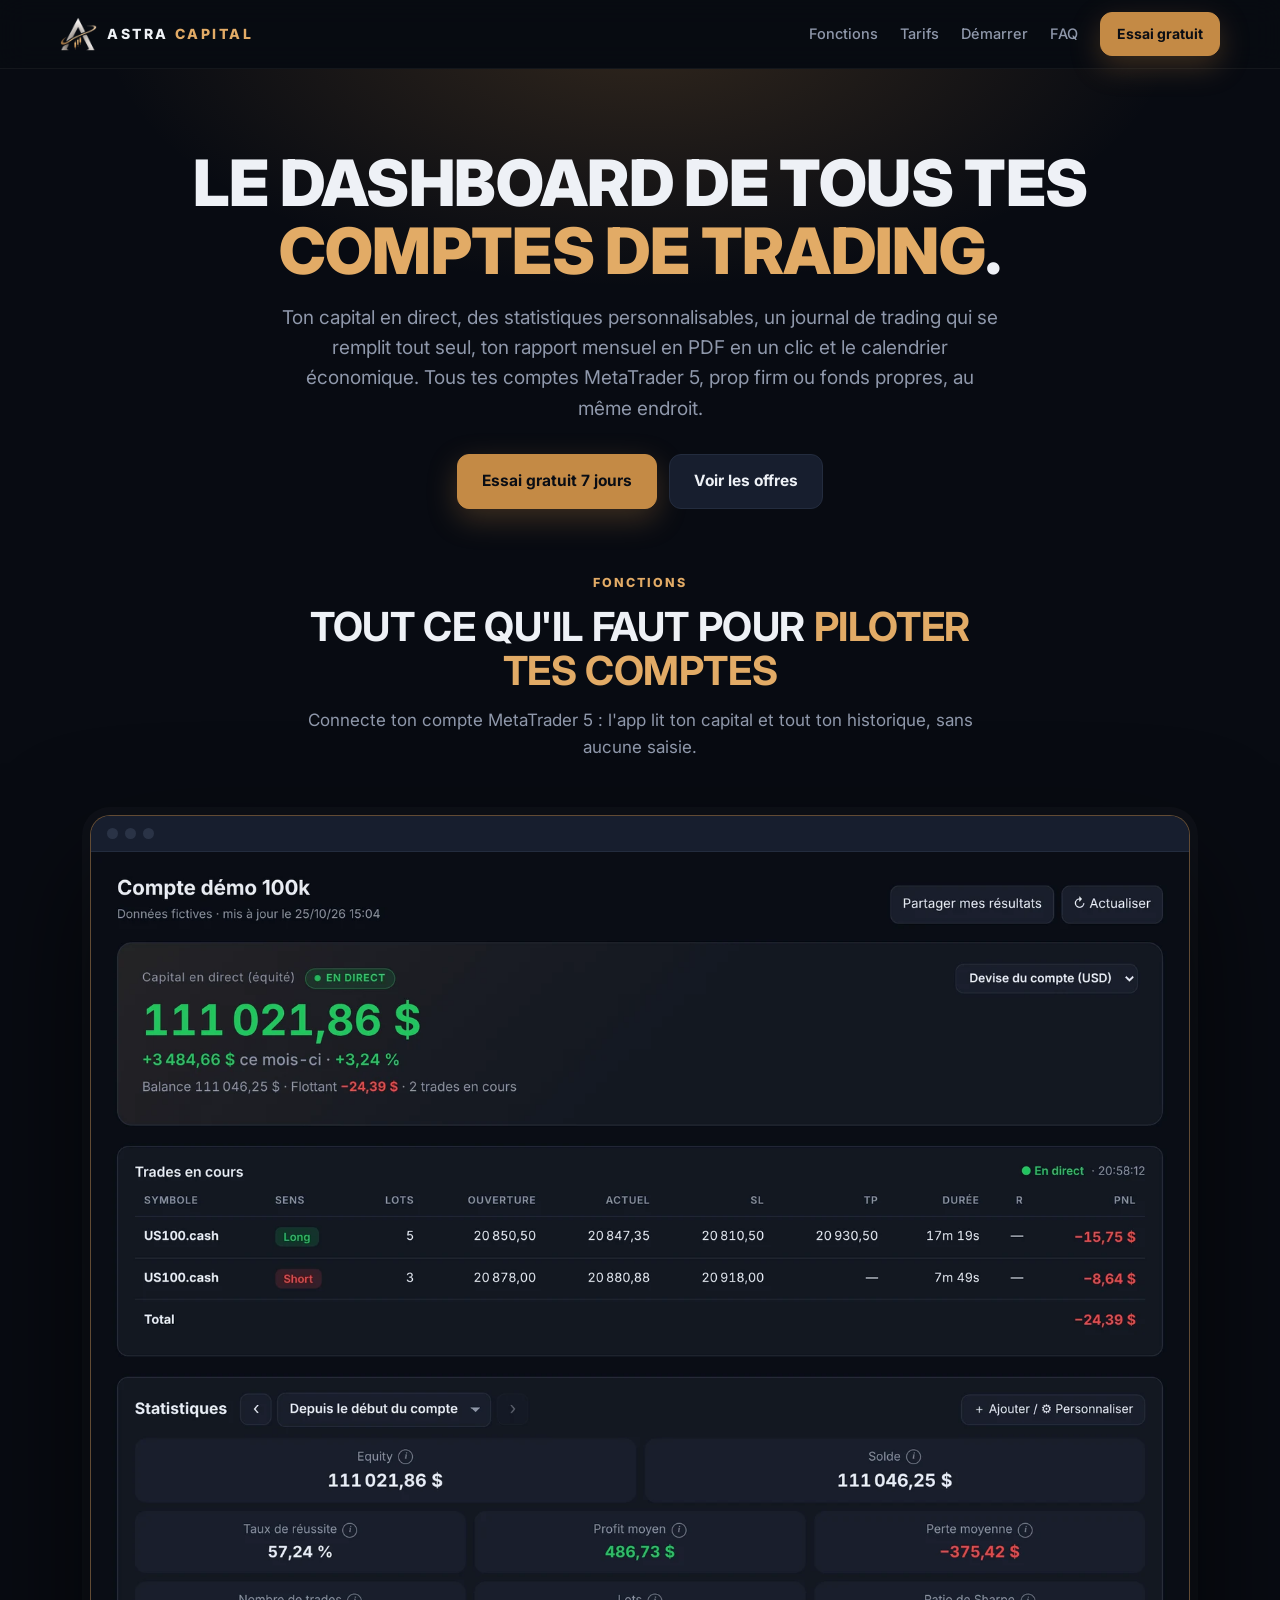
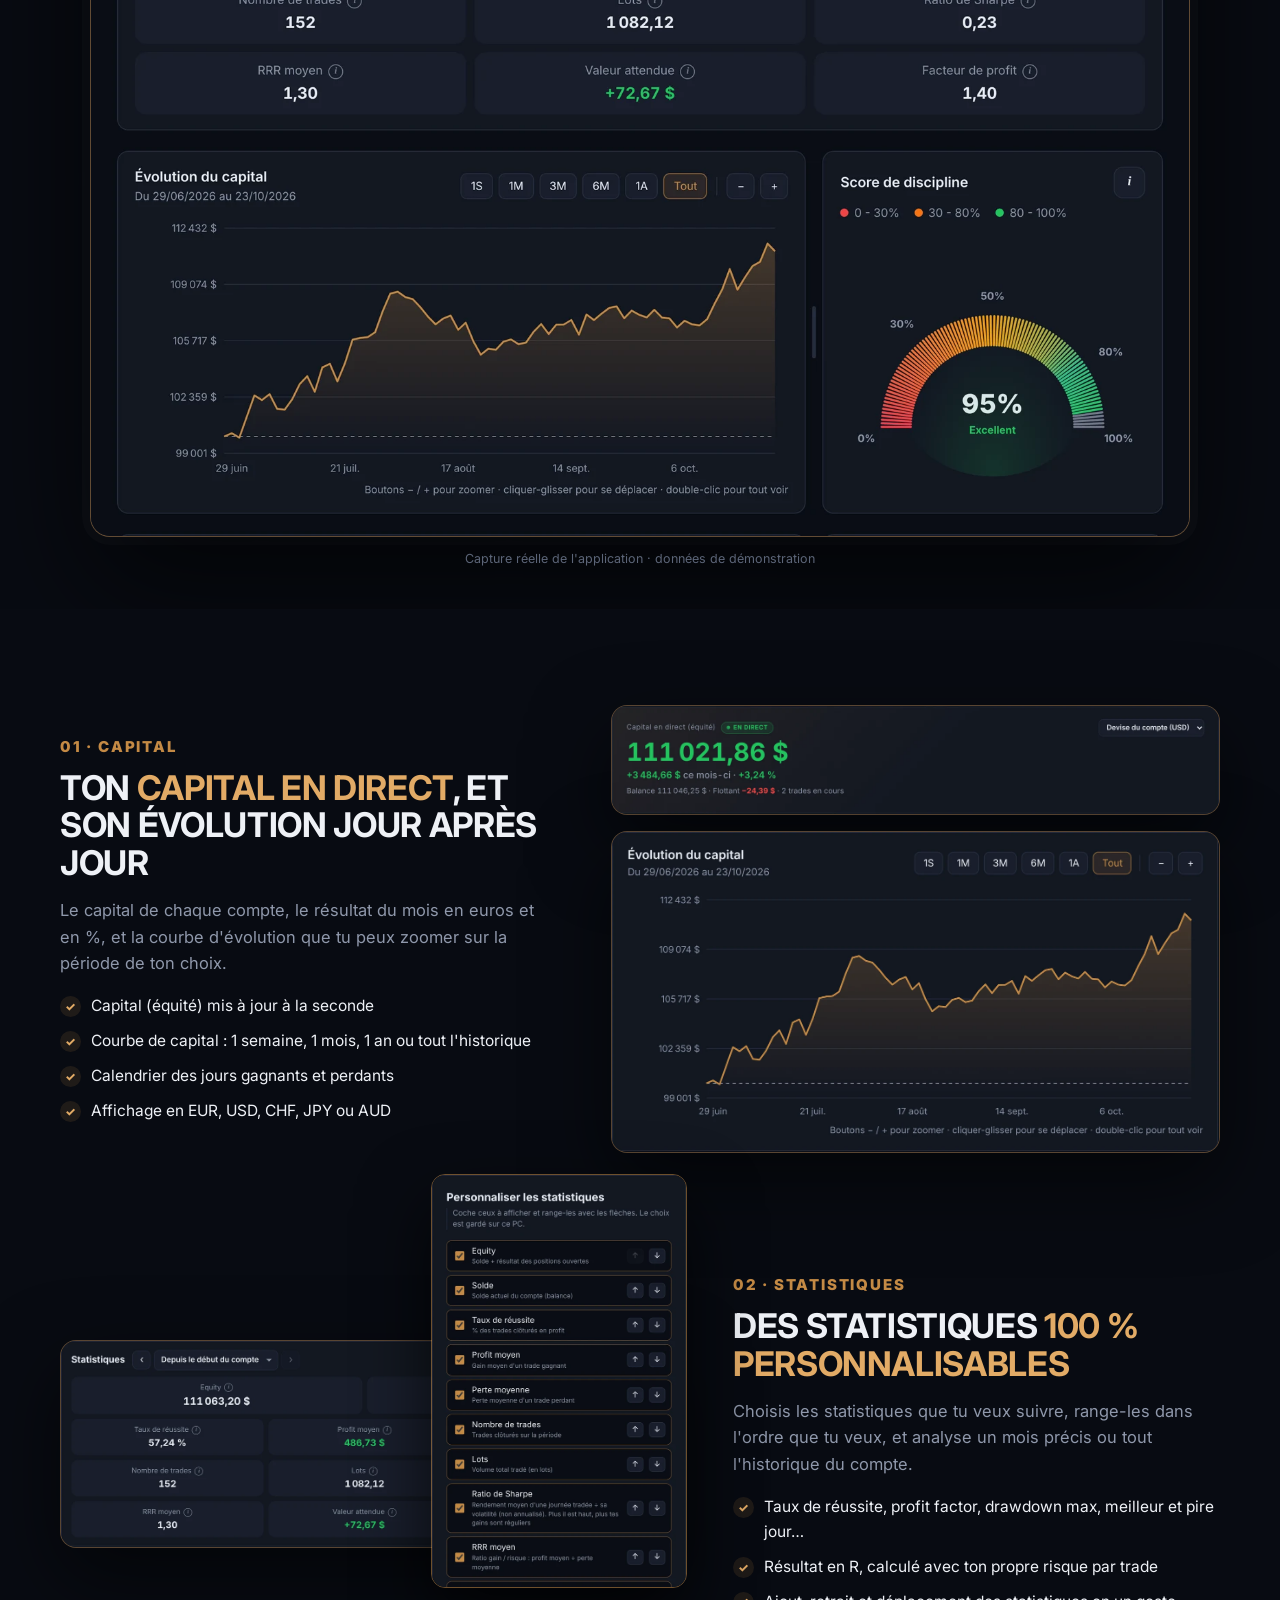
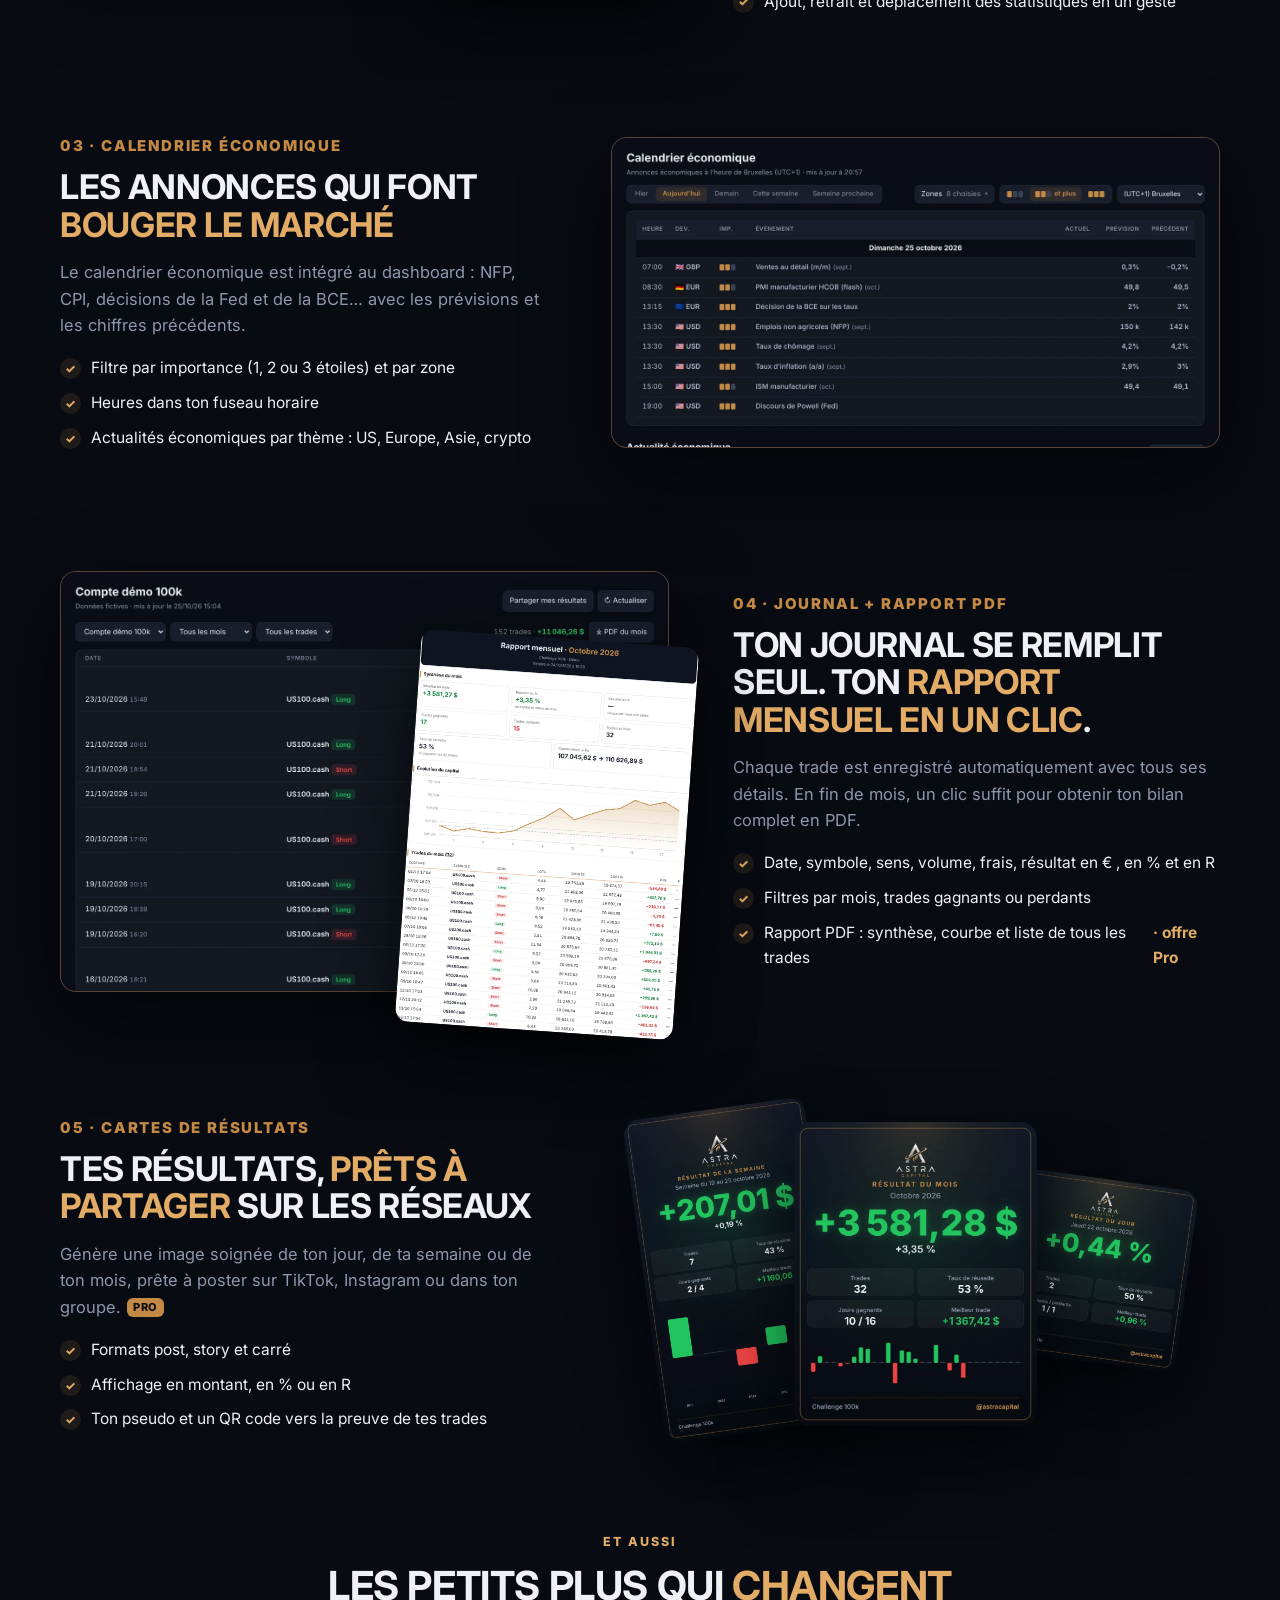
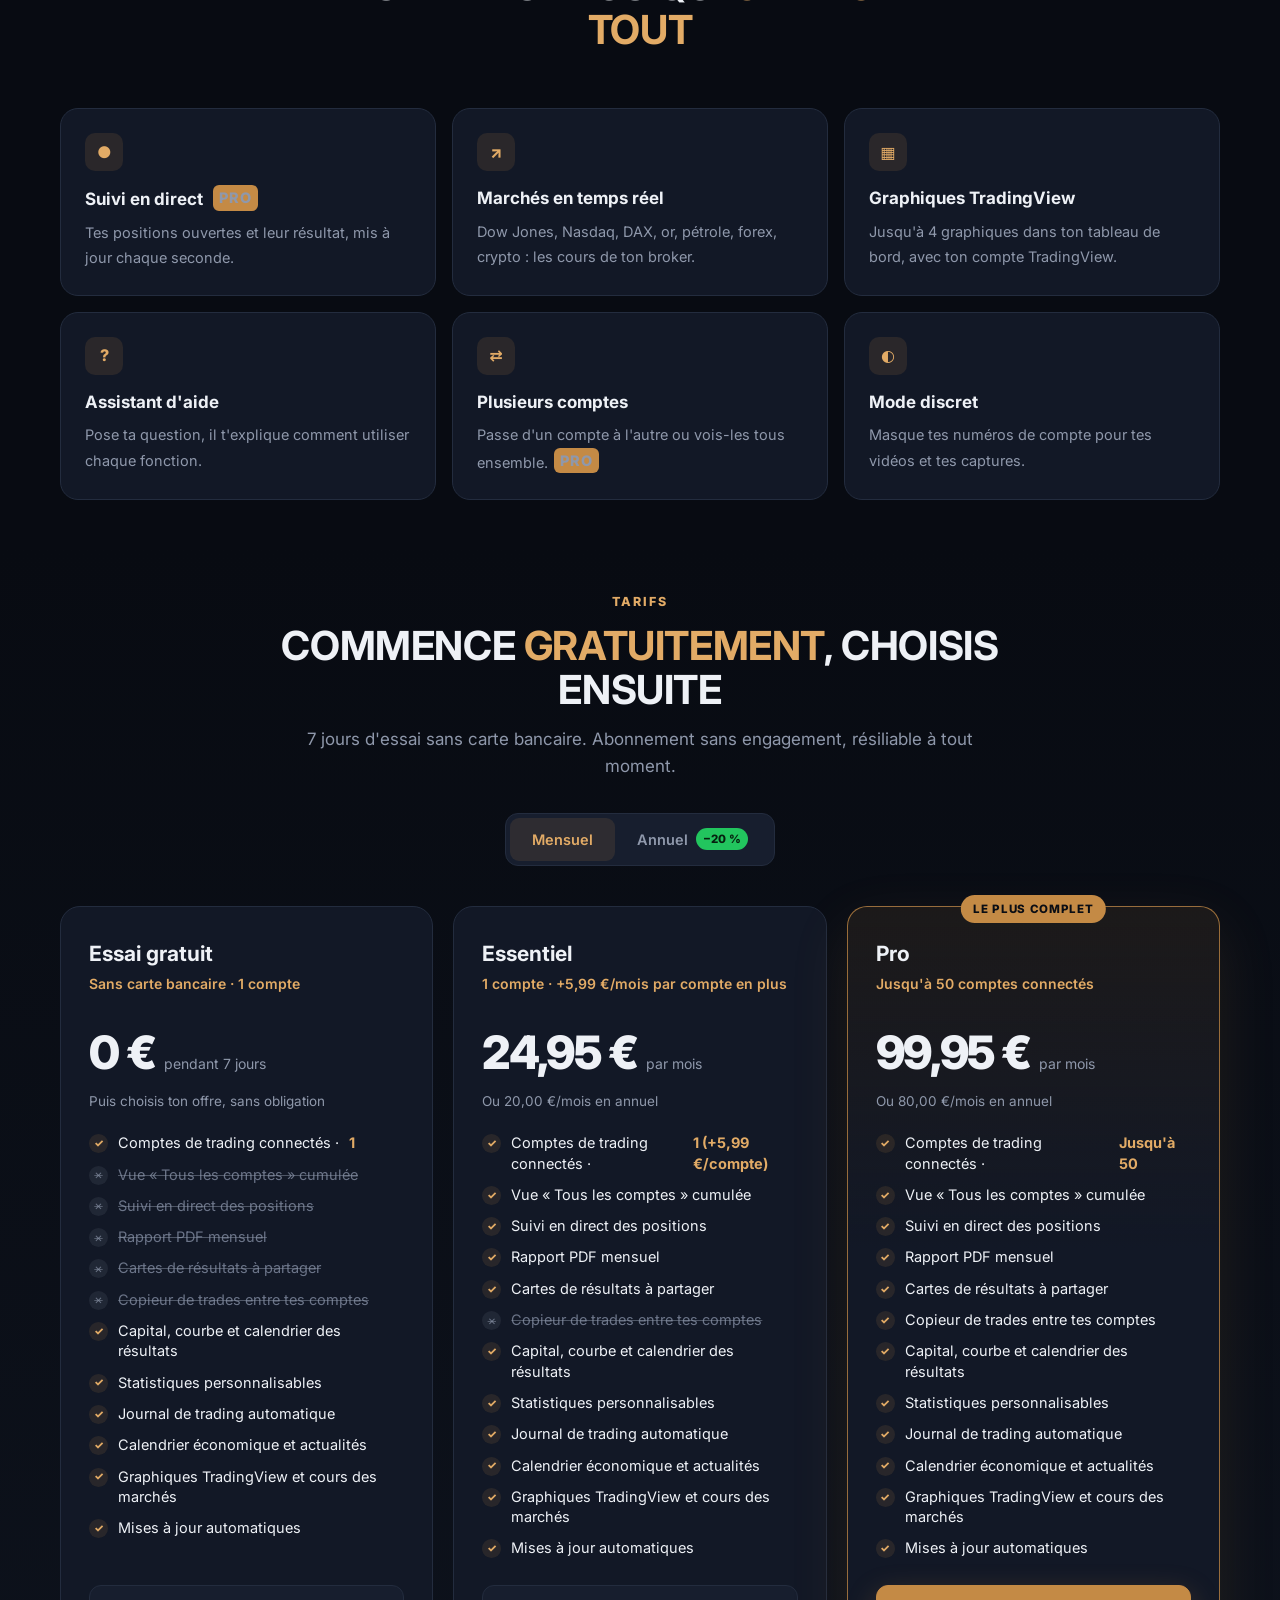
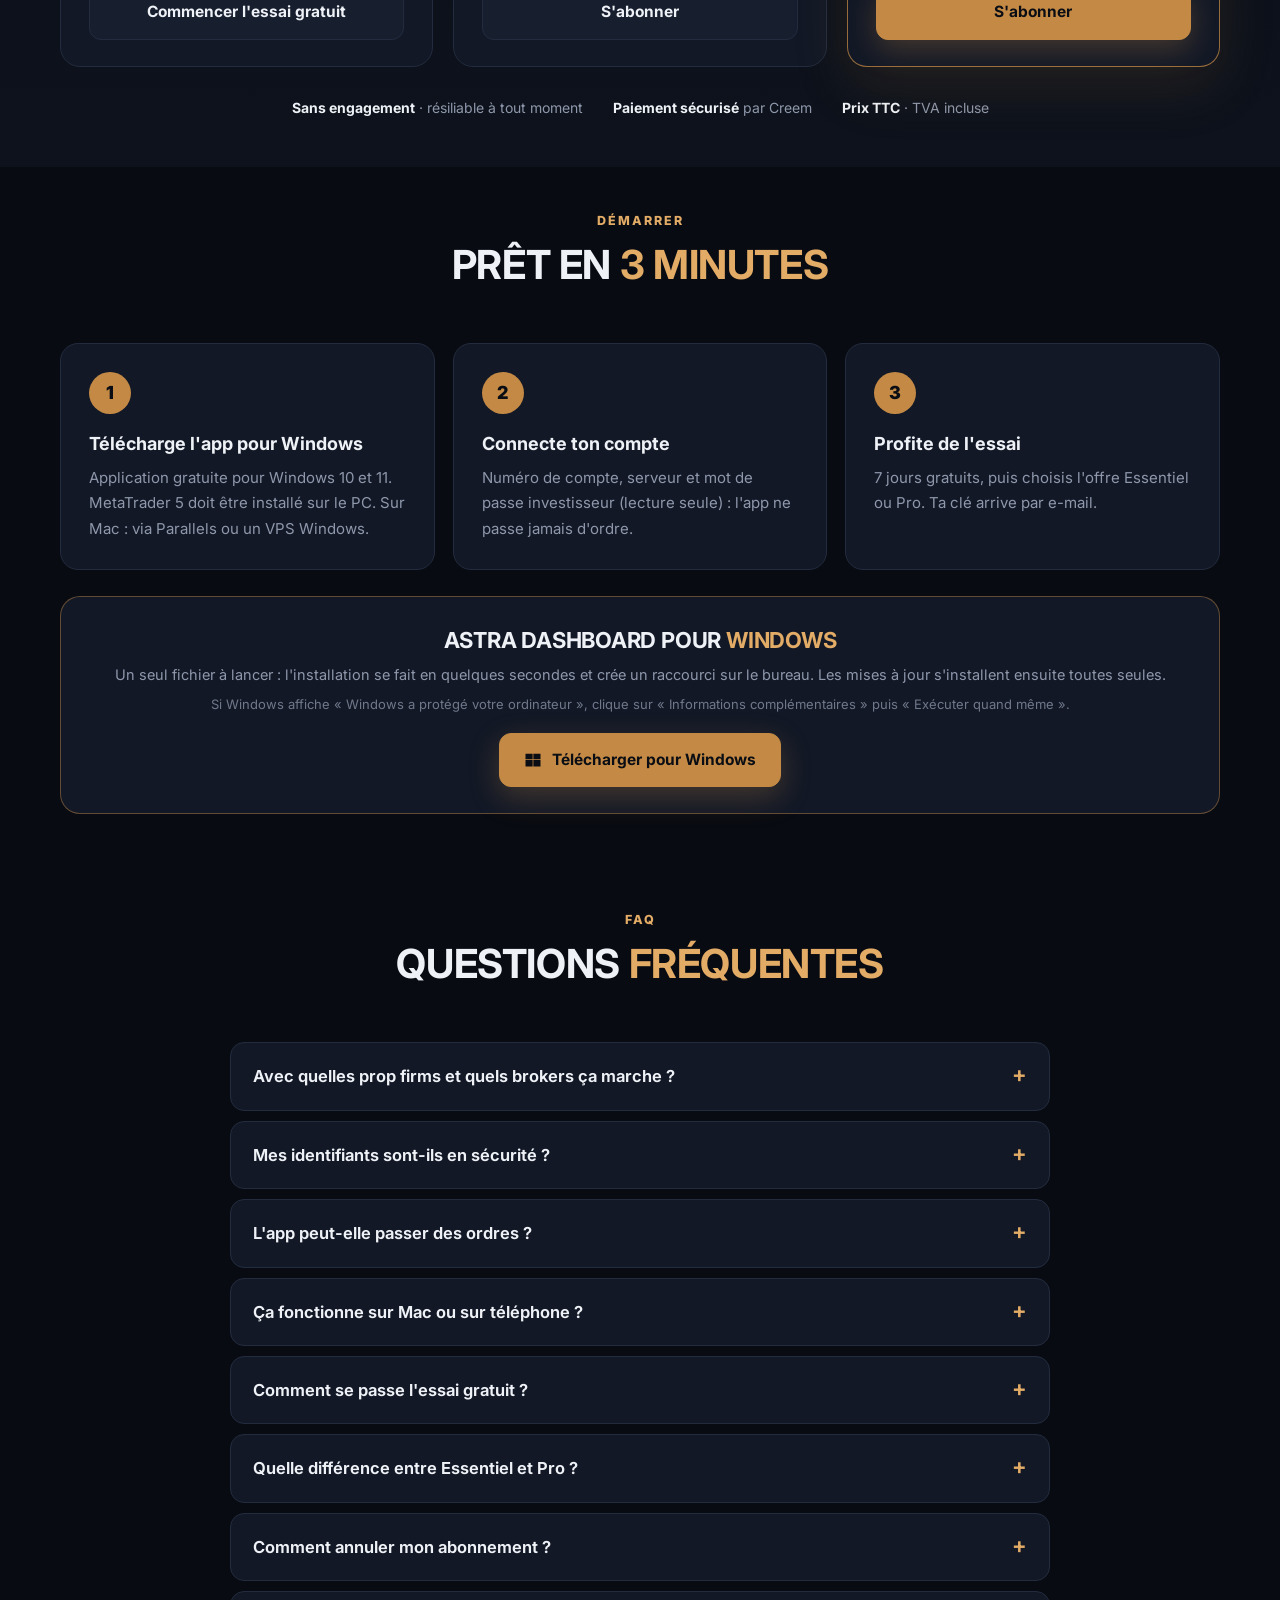
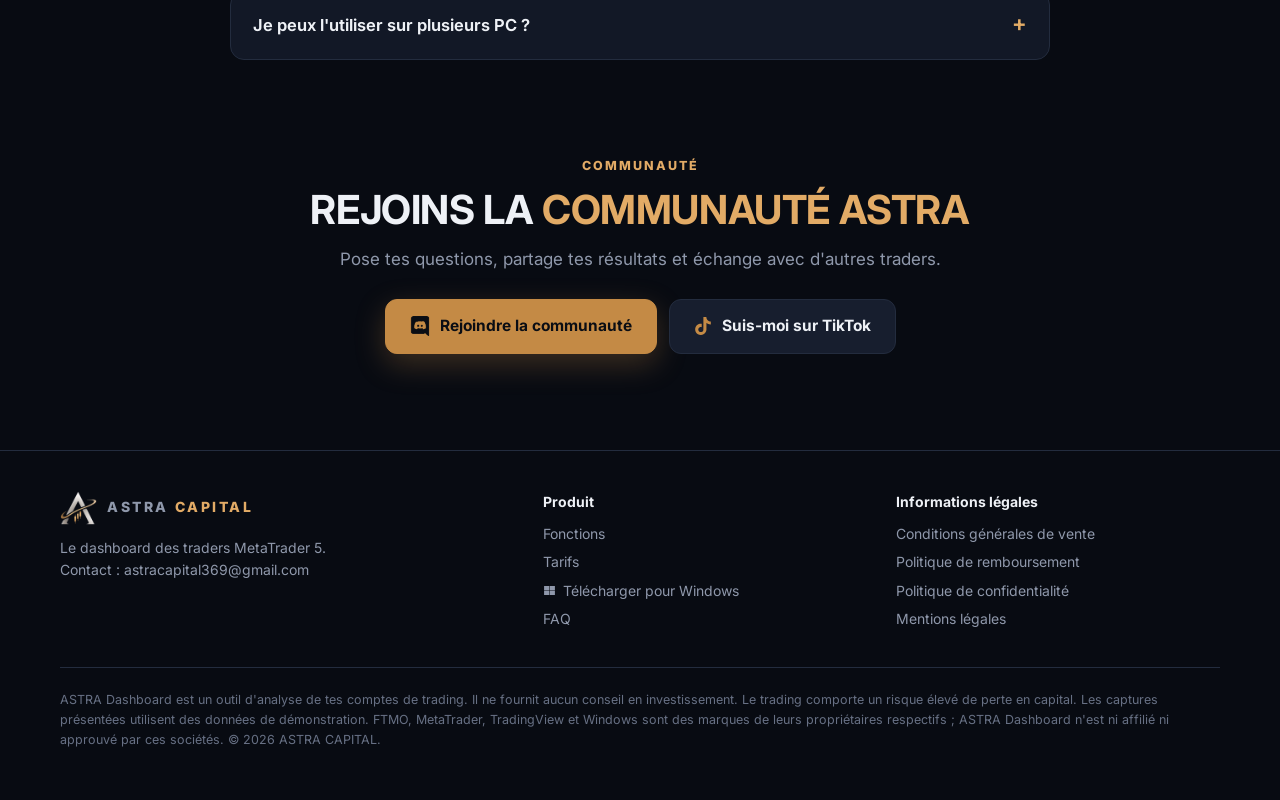
<file: index.html>
<!doctype html>
<html lang="fr">
<head>
<meta charset="utf-8">
<meta name="viewport" content="width=device-width, initial-scale=1">
<title>ASTRA Dashboard · Le dashboard des traders MetaTrader 5</title>
<meta name="description" content="ASTRA Dashboard : capital en direct, statistiques personnalisables, journal de trading automatique, rapport PDF mensuel, calendrier économique et cartes de résultats à partager. Pour tous tes comptes MetaTrader 5 : prop firms (FTMO…) et brokers en fonds propres.">
<link rel="icon" href="img/favicon.png">
<link rel="preconnect" href="https://fonts.googleapis.com"><link rel="preconnect" href="https://fonts.gstatic.com" crossorigin>
<link href="https://fonts.googleapis.com/css2?family=Inter:wght@400;500;600;700;800;900&display=swap" rel="stylesheet">
<link rel="stylesheet" href="style.css?v=9">
<meta property="og:title" content="ASTRA Dashboard · Le dashboard des traders MetaTrader 5">
<meta property="og:description" content="Tous tes comptes MT5 (prop firm ou fonds propres), tes stats, ton journal et ton rapport PDF au même endroit. Essai gratuit 7 jours.">
<meta property="og:image" content="img/dashboard.webp?v=2">
</head>
<body>

<header class="nav"><div class="wrap">
  <a class="brand" href="#"><img src="img/logo-emblem.png" alt=""><div>ASTRA <span>CAPITAL</span></div></a>
  <nav onclick="document.body.classList.remove('menu-open')"><a href="#fonctions">Fonctions</a><a href="#tarifs">Tarifs</a><a href="#demarrer">Démarrer</a><a href="#faq">FAQ</a></nav>
  <a class="btn primary" href="#offre-essai" data-essai>Essai gratuit</a><button class="burger" type="button" aria-label="Menu" aria-expanded="false" onclick="const o=document.body.classList.toggle('menu-open');this.setAttribute('aria-expanded',o)"><span></span><span></span><span></span></button>
</div></header>

<main>
<div class="hero"><div class="wrap">
  <h1>Le dashboard de tous tes <span class="gold">comptes de trading</span>.</h1>
  <p class="lead">Ton capital en direct, des statistiques personnalisables, un journal de trading qui se remplit tout seul, ton rapport mensuel en PDF en un clic et le calendrier économique. Tous tes comptes MetaTrader 5, prop firm ou fonds propres, au même endroit.</p>
  <div class="ctas"><a class="btn primary" href="#offre-essai" data-essai>Essai gratuit 7 jours</a><a class="btn" href="#tarifs">Voir les offres</a></div>
  <div class="sec-head hero-fonctions" id="fonctions" style="scroll-margin-top:80px"><div class="kicker">Fonctions</div><h2>Tout ce qu'il faut pour <span class="gold">piloter tes comptes</span></h2>
    <p>Connecte ton compte MetaTrader 5 : l'app lit ton capital et tout ton historique, sans aucune saisie.</p></div>
  <div class="shot"><div class="bar"><i></i><i></i><i></i></div><img src="img/dashboard.webp?v=2" alt="Tableau de bord ASTRA : capital en direct, trades en cours et statistiques" width="1600" height="1871"></div>
  <div class="demo">Capture réelle de l'application · données de démonstration</div>
</div></div>

<section id="fonctions-liste"><div class="wrap">
  <div class="feat">
    <div class="txt"><div class="num">01 · CAPITAL</div><h3>Ton <span class="gold">capital en direct</span>, et son évolution jour après jour</h3>
      <p>Le capital de chaque compte, le résultat du mois en euros et en %, et la courbe d'évolution que tu peux zoomer sur la période de ton choix.</p>
      <ul><li>Capital (équité) mis à jour à la seconde</li><li>Courbe de capital : 1 semaine, 1 mois, 1 an ou tout l'historique</li><li>Calendrier des jours gagnants et perdants</li><li>Affichage en EUR, USD, CHF, JPY ou AUD</li></ul></div>
    <div class="vis"><div class="frame"><img src="img/capital.webp?v=2" alt="Capital en direct" loading="lazy"></div><div class="frame"><img src="img/courbe.webp?v=2" alt="Courbe d'évolution du capital" loading="lazy"></div></div>
  </div>

  <div class="feat rev">
    <div class="txt"><div class="num">02 · STATISTIQUES</div><h3>Des statistiques <span class="gold">100 % personnalisables</span></h3>
      <p>Choisis les statistiques que tu veux suivre, range-les dans l'ordre que tu veux, et analyse un mois précis ou tout l'historique du compte.</p>
      <ul><li>Taux de réussite, profit factor, drawdown max, meilleur et pire jour…</li><li>Résultat en R, calculé avec ton propre risque par trade</li><li>Ajout, retrait et déplacement des statistiques en un geste</li></ul></div>
    <div class="vis"><div class="frame"><img src="img/stats.webp?v=2" alt="Statistiques du compte" loading="lazy"></div><div class="over"><img src="img/stats-perso.webp?v=2" alt="Personnalisation des statistiques" loading="lazy"></div></div>
  </div>

  <div class="feat">
    <div class="txt"><div class="num">03 · CALENDRIER ÉCONOMIQUE</div><h3>Les annonces qui font <span class="gold">bouger le marché</span></h3>
      <p>Le calendrier économique est intégré au dashboard : NFP, CPI, décisions de la Fed et de la BCE… avec les prévisions et les chiffres précédents.</p>
      <ul><li>Filtre par importance (1, 2 ou 3 étoiles) et par zone</li><li>Heures dans ton fuseau horaire</li><li>Actualités économiques par thème : US, Europe, Asie, crypto</li></ul></div>
    <div class="vis"><div class="frame"><img src="img/calendrier.webp?v=2" alt="Calendrier économique" loading="lazy"></div></div>
  </div>

  <div class="feat rev">
    <div class="txt"><div class="num">04 · JOURNAL + RAPPORT PDF</div><h3>Ton journal se remplit seul. Ton <span class="gold">rapport mensuel en un clic</span>.</h3>
      <p>Chaque trade est enregistré automatiquement avec tous ses détails. En fin de mois, un clic suffit pour obtenir ton bilan complet en PDF.</p>
      <ul><li>Date, symbole, sens, volume, frais, résultat en € , en % et en R</li><li>Filtres par mois, trades gagnants ou perdants</li><li>Rapport PDF : synthèse, courbe et liste de tous les trades <b class="gold">· offre Pro</b></li></ul></div>
    <div class="vis"><div class="frame"><img src="img/journal.webp?v=2" alt="Journal de trading" loading="lazy"></div><div class="over paper"><img src="img/rapport.webp" alt="Rapport mensuel PDF" loading="lazy"></div></div>
  </div>

  <div class="feat">
    <div class="txt"><div class="num">05 · CARTES DE RÉSULTATS</div><h3>Tes résultats, <span class="gold">prêts à partager</span> sur les réseaux</h3>
      <p>Génère une image soignée de ton jour, de ta semaine ou de ton mois, prête à poster sur TikTok, Instagram ou dans ton groupe.<span class="tag-pro">PRO</span></p>
      <ul><li>Formats post, story et carré</li><li>Affichage en montant, en % ou en R</li><li>Ton pseudo et un QR code vers la preuve de tes trades</li></ul></div>
    <div class="vis cards"><img class="c1" src="img/carte-story.webp" alt="Carte de résultats en story" loading="lazy"><img class="c2" src="img/carte-post.webp" alt="Carte de résultats du mois" loading="lazy"><img class="c3" src="img/carte-carre.webp" alt="Carte de résultats carrée" loading="lazy"></div>
  </div>
</div></section>

<section style="padding-top:0"><div class="wrap">
  <div class="sec-head"><div class="kicker">Et aussi</div><h2>Les petits plus qui <span class="gold">changent tout</span></h2></div>
  <div class="more">
    <div><i>●</i><b>Suivi en direct <span class="tag-pro">PRO</span></b><span>Tes positions ouvertes et leur résultat, mis à jour chaque seconde.</span></div>
    <div><i>↗</i><b>Marchés en temps réel</b><span>Dow Jones, Nasdaq, DAX, or, pétrole, forex, crypto : les cours de ton broker.</span></div>
    <div><i>▦</i><b>Graphiques TradingView</b><span>Jusqu'à 4 graphiques dans ton tableau de bord, avec ton compte TradingView.</span></div>
    <div><i>?</i><b>Assistant d'aide</b><span>Pose ta question, il t'explique comment utiliser chaque fonction.</span></div>
    <div><i>⇄</i><b>Plusieurs comptes</b><span>Passe d'un compte à l'autre ou vois-les tous ensemble.<span class="tag-pro">PRO</span></span></div>
    <div><i>◐</i><b>Mode discret</b><span>Masque tes numéros de compte pour tes vidéos et tes captures.</span></div>
  </div>
</div></section>

<section id="tarifs"><div class="wrap">
  <div class="sec-head"><div class="kicker">Tarifs</div><h2>Commence <span class="gold">gratuitement</span>, choisis ensuite</h2><p>7 jours d'essai sans carte bancaire. Abonnement sans engagement, résiliable à tout moment.</p></div>
  <div class="billing"><div class="seg" id="billing"><button type="button" data-v="month" class="on">Mensuel</button><button type="button" data-v="year">Annuel <span class="save">−20 %</span></button></div></div>
  <div class="plans" id="plans"></div>
  <div class="trust"><span><b>Sans engagement</b> · résiliable à tout moment</span><span><b>Paiement sécurisé</b> par Creem</span><span><b>Prix TTC</b> · TVA incluse</span></div>
</div></section>

<section id="demarrer"><div class="wrap">
  <div class="sec-head"><div class="kicker">Démarrer</div><h2>Prêt en <span class="gold">3 minutes</span></h2></div>
  <div class="steps">
    <div><b>Télécharge l'app pour Windows</b><span>Application gratuite pour Windows 10 et 11. MetaTrader 5 doit être installé sur le PC. Sur Mac : via Parallels ou un VPS Windows.</span></div>
    <div><b>Connecte ton compte</b><span>Numéro de compte, serveur et mot de passe investisseur (lecture seule) : l'app ne passe jamais d'ordre.</span></div>
    <div><b>Profite de l'essai</b><span>7 jours gratuits, puis choisis l'offre Essentiel ou Pro. Ta clé arrive par e-mail.</span></div>
  </div>
  <div class="dl">
    <div><h3>ASTRA Dashboard pour <span class="gold">Windows</span></h3><p>Un seul fichier à lancer : l'installation se fait en quelques secondes et crée un raccourci sur le bureau. Les mises à jour s'installent ensuite toutes seules.</p><p style="font-size:13px;opacity:.75;margin-top:8px">Si Windows affiche « Windows a protégé votre ordinateur », clique sur « Informations complémentaires » puis « Exécuter quand même ».</p></div>
    <a class="btn primary" href="https://github.com/astradashboard/astra-dashboard/releases/latest/download/ASTRA-Dashboard-Setup.exe"><svg class="win" viewBox="0 0 24 24" aria-hidden="true"><path fill="currentColor" d="M2 3.5h9.5V11H2zM12.5 3.5H22V11h-9.5zM2 12h9.5v8.5H2zM12.5 12H22v8.5h-9.5z"/></svg>Télécharger pour Windows</a>
  </div>
</div></section>

<section id="faq" style="padding-top:0"><div class="wrap">
  <div class="sec-head"><div class="kicker">FAQ</div><h2>Questions <span class="gold">fréquentes</span></h2></div>
  <div class="faq">
    <details><summary>Avec quelles prop firms et quels brokers ça marche ?</summary><p>Avec tous les comptes MetaTrader 5, quel que soit le fournisseur : les prop firms (FTMO, FundedNext, The5ers…) comme les comptes en fonds propres chez un broker (IC Markets, Pepperstone…), en réel ou en démo. Il suffit du numéro de compte, du nom exact du serveur et du mot de passe investisseur. Les comptes sur d'autres plateformes (MetaTrader 4, cTrader, TradeLocker, DXtrade…) ne sont pas encore pris en charge.</p></details>
    <details><summary>Mes identifiants sont-ils en sécurité ?</summary><p>Oui. Tout reste sur ton PC : les mots de passe mémorisés sont rangés dans le Gestionnaire d'identification de Windows et ne sont envoyés à aucun serveur. Le mot de passe investisseur suffit, il ne permet que la lecture.</p></details>
    <details><summary>L'app peut-elle passer des ordres ?</summary><p>Non. ASTRA Dashboard lit seulement ton capital et ton historique pour les analyser. Elle ne passe, ne modifie et ne ferme jamais aucune position.</p></details>
    <details><summary>Ça fonctionne sur Mac ou sur téléphone ?</summary><p>L'application fonctionne sur Windows 10 et 11, avec MetaTrader 5 installé : la connexion de MetaTrader 5 aux applications n'existe que sur Windows. Sur Mac, tu peux l'utiliser avec Windows installé via Parallels Desktop, ou sur un VPS Windows (celui où tourne souvent déjà ton MT5), en bureau à distance.</p></details>
    <details><summary>Comment se passe l'essai gratuit ?</summary><p>Tu installes l'app et tu cliques sur « Commencer l'essai gratuit » : 7 jours d'accès, sans carte bancaire. À la fin de l'essai, tu choisis une offre pour continuer.</p></details>
    <details><summary>Quelle différence entre Essentiel et Pro ?</summary><p>Essentiel permet de connecter 1 compte (et d'en ajouter d'autres pour 5,99 € par mois chacun) et comprend la vue « tous les comptes », le suivi en direct des positions, le rapport PDF mensuel et les cartes de résultats à partager. Pro ajoute jusqu'à 50 comptes et le copieur de trades entre tes comptes.</p></details>
    <details><summary>Comment annuler mon abonnement ?</summary><p>En un clic depuis l'app : page Tarification → « Gérer / annuler mon abonnement ». Ton espace client Creem s'ouvre et tu peux y résilier ou changer de carte. Tu peux aussi utiliser le lien « gérer mon abonnement » de l'e-mail de paiement envoyé par Creem, ou nous écrire. Sans engagement.</p></details>
    <details><summary>Je peux l'utiliser sur plusieurs PC ?</summary><p>Oui, ta clé fonctionne sur 2 PC. Tu peux aussi la retirer d'un PC pour l'utiliser sur un autre.</p></details>
  </div>
</div></section>

<section class="community" style="padding-top:0"><div class="wrap">
  <div class="sec-head" style="margin-bottom:0"><div class="kicker">Communauté</div><h2>Rejoins la <span class="gold">communauté ASTRA</span></h2><p>Pose tes questions, partage tes résultats et échange avec d'autres traders.</p></div>
  <div class="row">
    <a class="btn primary" href="https://discord.gg/YSep3qMT9" target="_blank" rel="noopener"><img src="img/discord-dark.png" alt="">Rejoindre la communauté</a>
    <a class="btn" href="https://www.tiktok.com/@astracapital1" target="_blank" rel="noopener"><svg width="18" height="18" viewBox="0 0 24 24" fill="#c48a45" aria-hidden="true" style="flex:none"><path d="M12.525.02c1.31-.02 2.61-.01 3.91-.02.08 1.53.63 3.09 1.75 4.17 1.12 1.11 2.7 1.62 4.24 1.79v4.03c-1.44-.05-2.89-.35-4.2-.97-.57-.26-1.1-.59-1.62-.93-.01 2.92.01 5.84-.02 8.75-.08 1.4-.54 2.79-1.35 3.94-1.31 1.92-3.58 3.17-5.91 3.21-1.43.08-2.86-.31-4.08-1.03-2.02-1.19-3.44-3.37-3.65-5.71-.02-.5-.03-1-.01-1.49.18-1.9 1.12-3.72 2.58-4.96 1.66-1.44 3.98-2.13 6.15-1.72.02 1.48-.04 2.96-.04 4.44-.99-.32-2.15-.23-3.02.37-.63.41-1.11 1.04-1.36 1.75-.21.51-.15 1.07-.14 1.61.24 1.64 1.82 3.02 3.5 2.87 1.12-.01 2.19-.66 2.77-1.61.19-.33.4-.67.41-1.06.1-1.79.06-3.57.07-5.36.01-4.03-.01-8.05.02-12.07z"/></svg>Suis-moi sur TikTok</a>
  </div>
</div></section>
</main>

<footer><div class="wrap">
  <div><a class="brand" href="#" style="margin:0 0 12px"><img src="img/logo-emblem.png" alt=""><div>ASTRA <span>CAPITAL</span></div></a>
    Le dashboard des traders MetaTrader 5.<br>Contact : <a href="mailto:astracapital369@gmail.com" style="display:inline">astracapital369@gmail.com</a></div>
  <div><b>Produit</b><a href="#fonctions">Fonctions</a><a href="#tarifs">Tarifs</a><a href="#demarrer" class="win-link"><svg class="win" viewBox="0 0 24 24" aria-hidden="true"><path fill="currentColor" d="M2 3.5h9.5V11H2zM12.5 3.5H22V11h-9.5zM2 12h9.5v8.5H2zM12.5 12H22v8.5h-9.5z"/></svg>Télécharger pour Windows</a><a href="#faq">FAQ</a></div>
  <div><b>Informations légales</b><a href="conditions.html">Conditions générales de vente</a><a href="remboursement.html">Politique de remboursement</a><a href="confidentialite.html">Politique de confidentialité</a><a href="mentions-legales.html">Mentions légales</a></div>
  <div class="risk">ASTRA Dashboard est un outil d'analyse de tes comptes de trading. Il ne fournit aucun conseil en investissement. Le trading comporte un risque élevé de perte en capital. Les captures présentées utilisent des données de démonstration. FTMO, MetaTrader, TradingView et Windows sont des marques de leurs propriétaires respectifs ; ASTRA Dashboard n'est ni affilié ni approuvé par ces sociétés. © 2026 ASTRA CAPITAL.</div>
</div></footer>

<script>
// Liens de paiement Creem : à remplir dès qu'ils sont créés
const CHECKOUT = {
  essentiel: { month: 'https://www.creem.io/payment/prod_J9E4RND5WxferOtBagLse', year: 'https://www.creem.io/payment/prod_75iJoLnVkW6P9oRJKezVY7' },
  pro: { month: 'https://www.creem.io/payment/prod_Q6IVnV9x4c7YWEf84cjIg', year: 'https://www.creem.io/payment/prod_TW2zwHrN4UZRp6hHAtzPi' },
};
const PLANS = [
  { id: 'essai', name: 'Essai gratuit', acc: 'Sans carte bancaire · 1 compte', month: ['0 €', 'pendant 7 jours'], bill: 'Puis choisis ton offre, sans obligation' },
  { id: 'essentiel', name: 'Essentiel', acc: '1 compte · +5,99 €/mois par compte en plus', month: ['24,95 €', 'par mois'], year: ['20,00 €', 'par mois', '24,95 €', '239,95 €'] },
  { id: 'pro', name: 'Pro', acc: "Jusqu'à 50 comptes connectés", badge: 'LE PLUS COMPLET', month: ['99,95 €', 'par mois'], year: ['80,00 €', 'par mois', '99,95 €', '959,95 €'] },
];
const FEATS = [
  ['Comptes de trading connectés', '1', '1 (+5,99 €/compte)', "Jusqu'à 50"],
  ['Vue « Tous les comptes » cumulée', 0, 1, 1],
  ['Suivi en direct des positions', 0, 1, 1],
  ['Rapport PDF mensuel', 0, 1, 1],
  ['Cartes de résultats à partager', 0, 1, 1],
  ['Copieur de trades entre tes comptes', 0, 0, 1],
  ['Capital, courbe et calendrier des résultats', 1, 1, 1],
  ['Statistiques personnalisables', 1, 1, 1],
  ['Journal de trading automatique', 1, 1, 1],
  ['Calendrier économique et actualités', 1, 1, 1],
  ['Graphiques TradingView et cours des marchés', 1, 1, 1],
  ['Mises à jour automatiques', 1, 1, 1],
];
let billing = 'month', sel = 'pro';
function render() {
  const box = document.getElementById('plans'); box.innerHTML = '';
  PLANS.forEach((p, i) => {
    const yr = billing === 'year' && p.year, pr = yr ? p.year : p.month;
    const on = p.id === sel;
    const c = document.createElement('div'); c.className = 'plan' + (on ? ' best' : ''); c.tabIndex = 0; c.setAttribute('role', 'radio'); c.setAttribute('aria-checked', on);
    if (p.id === 'essai') c.id = 'offre-essai';
    c.onclick = e => { if (!e.target.closest('a') && sel !== p.id) { sel = p.id; render(); } };
    c.onkeydown = e => { if (e.key === 'Enter' || e.key === ' ') { e.preventDefault(); sel = p.id; render(); } };
    let h = (p.badge ? `<div class="badge">${p.badge}</div>` : '') + `<h3>${p.name}</h3><div class="acc">${p.acc}</div>`;
    h += `<div class="price">${yr ? `<s>${pr[2]}</s>` : ''}<b>${pr[0]}</b><span>${pr[1]}</span></div>`;
    h += `<div class="bill">${yr ? `Facturé ${pr[3]} par an · <b>−20 %</b>` : p.bill || (p.year ? `Ou ${p.year[0]}/mois en annuel` : '')}</div><ul>`;
    for (const f of FEATS) { const v = f[i + 1]; h += `<li class="${v ? '' : 'no'}">${f[0]}${typeof v === 'string' ? ` · <b style="color:var(--gold2)">${v}</b>` : ''}</li>`; }
    h += '</ul>';
    if (p.id === 'essai') h += `<a class="btn${on ? ' primary' : ''}" href="#demarrer">Commencer l'essai gratuit</a>`;
    else { const url = CHECKOUT[p.id][billing]; h += url ? `<a class="btn${on ? ' primary' : ''}" href="${url}">S'abonner</a>` : `<a class="btn${on ? ' primary' : ''}" aria-disabled="true">Bientôt disponible</a>`; }
    c.innerHTML = h; box.appendChild(c);
  });
}
document.querySelectorAll('#billing button').forEach(b => b.onclick = () => {
  billing = b.dataset.v; document.querySelectorAll('#billing button').forEach(x => x.classList.toggle('on', x === b)); render();
});
render();
// « Essai gratuit » : va pile sur la carte de l'essai et la sélectionne
document.querySelectorAll('[data-essai]').forEach(a => a.onclick = e => {
  e.preventDefault(); sel = 'essai'; render();
  document.getElementById('offre-essai').scrollIntoView({ behavior: 'smooth', block: 'start' });
});
</script>
</body>
</html>
</file>
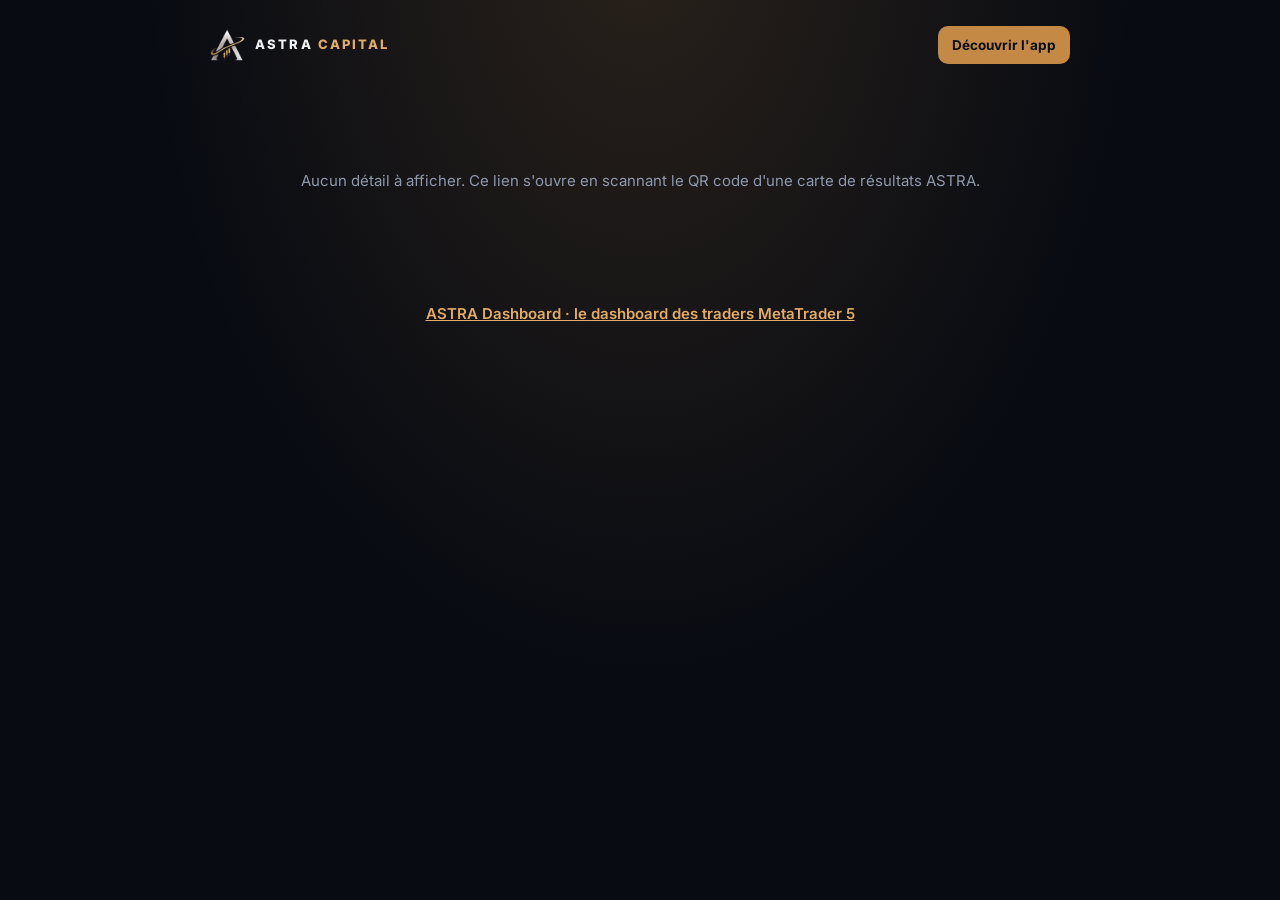
<file: r/index.html>
<!doctype html>
<html lang="fr">
<head>
<meta charset="utf-8">
<meta name="viewport" content="width=device-width, initial-scale=1">
<title>Détails des trades · ASTRA Dashboard</title>
<meta name="robots" content="noindex">
<link rel="icon" href="../img/favicon.png">
<link rel="preconnect" href="https://fonts.googleapis.com"><link rel="preconnect" href="https://fonts.gstatic.com" crossorigin>
<link href="https://fonts.googleapis.com/css2?family=Inter:wght@400;500;600;700;800&display=swap" rel="stylesheet">
<style>
  :root { --bg: #080b12; --panel: #121826; --panel2: #171e2e; --line: #232c3e; --fg: #eef1f6; --muted: #8f98ab; --gold: #c48a45; --gold2: #e2ab66; --win: #22c55e; --loss: #ef4444; }
  * { box-sizing: border-box; }
  body { margin: 0; background: radial-gradient(ellipse at 50% -10%, rgba(196,138,69,.18), transparent 55%), var(--bg); color: var(--fg);
    font: 15px/1.5 "Inter", "Segoe UI", system-ui, sans-serif; -webkit-font-smoothing: antialiased; min-height: 100vh; }
  .wrap { width: min(860px, 100% - 28px); margin: 0 auto; padding: 26px 0 50px; }
  .top { display: flex; align-items: center; justify-content: space-between; gap: 12px; margin-bottom: 26px; }
  .brand { display: flex; align-items: center; gap: 10px; font-weight: 800; letter-spacing: .16em; font-size: 13px; text-decoration: none; color: var(--fg); }
  .brand img { height: 32px; } .brand span { color: var(--gold2); }
  .cta { background: var(--gold); color: #0a0d14; font-weight: 700; font-size: 13.5px; padding: 9px 14px; border-radius: 10px; text-decoration: none; white-space: nowrap; }
  .kind { color: var(--gold2); font-weight: 800; letter-spacing: .14em; font-size: 12.5px; text-transform: uppercase; }
  h1 { margin: 4px 0 2px; font-size: clamp(24px, 5vw, 32px); letter-spacing: -.02em; }
  .who { color: var(--muted); font-size: 14px; }
  .big { font-size: clamp(42px, 11vw, 64px); font-weight: 850; letter-spacing: -.03em; margin: 18px 0 2px; }
  .sec { font-size: 18px; font-weight: 600; color: #c9cfdb; }
  .tiles { display: grid; grid-template-columns: repeat(4, 1fr); gap: 10px; margin: 22px 0 26px; }
  .tile { background: var(--panel); border: 1px solid var(--line); border-radius: 14px; padding: 13px 14px; }
  .tile small { display: block; color: var(--muted); font-size: 12px; margin-bottom: 3px; }
  .tile b { font-size: 19px; }
  h2 { font-size: 15px; color: var(--muted); font-weight: 600; margin: 0 0 10px; letter-spacing: .02em; }
  .list { background: var(--panel); border: 1px solid var(--line); border-radius: 16px; overflow: hidden; }
  .tr { display: grid; grid-template-columns: 1.25fr 1fr .7fr .55fr 1fr 1fr 1fr; gap: 8px; align-items: center; padding: 11px 16px; border-bottom: 1px solid var(--line); font-variant-numeric: tabular-nums; font-size: 13.5px; }
  .tr:last-child { border-bottom: none; }
  .tr.h { color: var(--muted); font-size: 11px; font-weight: 700; text-transform: uppercase; letter-spacing: .06em; background: var(--panel2); }
  .tr .r { text-align: right; }
  .side { display: inline-block; font-size: 11.5px; font-weight: 700; padding: 2px 8px; border-radius: 6px; }
  .side.b { background: rgba(34,197,94,.14); color: var(--win); } .side.s { background: rgba(239,68,68,.14); color: var(--loss); }
  .pos { color: var(--win); } .neg { color: var(--loss); }
  .more { color: var(--muted); font-size: 13px; padding: 12px 16px; }
  .note { color: #697287; font-size: 12.5px; margin-top: 22px; line-height: 1.6; }
  .empty { text-align: center; padding: 80px 10px; color: var(--muted); }
  .foot { margin-top: 30px; text-align: center; }
  .foot a { color: var(--gold2); font-weight: 600; }
  @media (max-width: 680px) {
    .tiles { grid-template-columns: 1fr 1fr; }
    .tr { grid-template-columns: 1fr auto; gap: 2px 10px; }
    .tr.h { display: none; }
    .tr > div { display: none; }
    .tr > .c-sym, .tr > .c-res { display: block; }
    .tr > .c-sym small { display: block; color: var(--muted); font-size: 12px; font-weight: 500; }
  }
</style>
</head>
<body>
<div class="wrap">
  <div class="top"><a class="brand" href="../"><img src="../img/logo-emblem.png" alt=""><div>ASTRA <span>CAPITAL</span></div></a><a class="cta" href="../">Découvrir l'app</a></div>
  <div id="out"><div class="empty">Chargement des détails…</div></div>
  <div class="foot"><a href="../">ASTRA Dashboard · le dashboard des traders MetaTrader 5</a></div>
</div>
<script>
const MO = ['janvier','février','mars','avril','mai','juin','juillet','août','septembre','octobre','novembre','décembre'];
const esc = s => String(s).replace(/[&<>"]/g, c => ({ '&': '&amp;', '<': '&lt;', '>': '&gt;', '"': '&quot;' }[c]));
const num = (v, d = 2) => Number(v).toLocaleString('fr-BE', { minimumFractionDigits: d, maximumFractionDigits: d });
const sgn = v => v > 0 ? '+' : v < 0 ? '−' : '';
async function decode(s) {
  s = s.replace(/-/g, '+').replace(/_/g, '/'); while (s.length % 4) s += '=';
  const bytes = Uint8Array.from(atob(s), c => c.charCodeAt(0));
  const txt = await new Response(new Blob([bytes]).stream().pipeThrough(new DecompressionStream('deflate-raw'))).text();
  return JSON.parse(txt);
}
function label(k, p) {
  const f = (iso, o) => new Date(iso + 'T12:00:00').toLocaleDateString('fr-BE', o);
  if (k === 'day') { const s = f(p, { weekday: 'long', day: 'numeric', month: 'long', year: 'numeric' }); return s[0].toUpperCase() + s.slice(1); }
  if (k === 'month') { const m = MO[+p.slice(5, 7) - 1]; return m[0].toUpperCase() + m.slice(1) + ' ' + p.slice(0, 4); }
  const e = new Date(p + 'T12:00:00'); e.setDate(e.getDate() + 6);
  return 'Semaine du ' + f(p, { day: 'numeric', month: 'long' }) + ' au ' + e.toLocaleDateString('fr-BE', { day: 'numeric', month: 'long', year: 'numeric' });
}
function fmtVal(v, d) { // valeur d'un trade selon l'unité choisie sur la carte
  if (d.u === 'pct') return sgn(v) + num(Math.abs(v)) + ' %';
  if (d.u === 'r') return sgn(v) + num(Math.abs(v), 2) + ' R';
  let s; try { s = new Intl.NumberFormat('fr-BE', { style: 'currency', currency: d.c || 'USD', currencyDisplay: 'narrowSymbol' }).format(Math.abs(v)); } catch (e) { s = num(Math.abs(v)) + ' ' + (d.c || ''); }
  return sgn(v) + s;
}
(async () => {
  const out = document.getElementById('out');
  const m = location.hash.match(/d=([A-Za-z0-9_-]+)/);
  if (!m) { out.innerHTML = '<div class="empty">Aucun détail à afficher. Ce lien s\'ouvre en scannant le QR code d\'une carte de résultats ASTRA.</div>'; return; }
  let d;
  try { d = await decode(m[1]); } catch (e) { out.innerHTML = '<div class="empty">Ce lien est incomplet ou ton navigateur est trop ancien pour l\'ouvrir.</div>'; return; }
  const kind = { day: 'Résultat du jour', week: 'Résultat de la semaine', month: 'Résultat du mois' }[d.k] || 'Résultat';
  const cls = v => v > 0 ? 'pos' : v < 0 ? 'neg' : '';
  const s = d.s || {};
  let h = `<div class="kind">${kind}</div><h1>${esc(label(d.k, d.p))}</h1><div class="who">${esc([d.h, d.a].filter(Boolean).join(' · '))}</div>`;
  h += `<div class="big ${cls(s.v)}">${fmtVal(s.v, d)}</div>`;
  const second = [];
  if (d.u === 'money' && s.pct != null) second.push(sgn(s.pct) + num(Math.abs(s.pct)) + ' %');
  if (d.u !== 'r' && s.r != null) second.push(sgn(s.r) + num(Math.abs(s.r), 1) + ' R');
  if (d.u === 'r' && s.pct != null) second.push(sgn(s.pct) + num(Math.abs(s.pct)) + ' %');
  if (second.length) h += `<div class="sec">${second.join(' · ')}</div>`;
  h += `<div class="tiles"><div class="tile"><small>Trades</small><b>${s.n ?? '—'}</b></div><div class="tile"><small>Taux de réussite</small><b>${s.wr == null ? '—' : Math.round(s.wr) + ' %'}</b></div>
    <div class="tile"><small>Gagnants / perdants</small><b>${(s.w ?? 0) + ' / ' + (s.l ?? 0)}</b></div><div class="tile"><small>Meilleur trade</small><b class="${cls(s.b)}">${s.b == null ? '—' : fmtVal(s.b, d)}</b></div></div>`;
  h += `<h2>Détail des positions</h2><div class="list"><div class="tr h"><div>Clôture</div><div>Symbole</div><div>Sens</div><div class="r">Lots</div><div class="r">Entrée</div><div class="r">Sortie</div><div class="r">Résultat</div></div>`;
  for (const t of d.t || []) {
    const [dt, sym, side, lots, op, cp, v] = t;
    const sd = side ? '<span class="side s">Short</span>' : '<span class="side b">Long</span>';
    const when = dt.slice(8, 10) + '/' + dt.slice(5, 7) + ' ' + dt.slice(11, 16);
    h += `<div class="tr"><div>${esc(when)}</div><div><b>${esc(sym)}</b></div><div>${sd}</div><div class="r">${num(lots, 2)}</div><div class="r">${op == null ? '—' : num(op, 2)}</div><div class="r">${cp == null ? '—' : num(cp, 2)}</div><div class="r ${cls(v)}"><b>${fmtVal(v, d)}</b></div>`;
    h += `<span class="c-sym" style="display:none"></span></div>`;
  }
  // version téléphone : symbole + date à gauche, résultat à droite
  h += `</div>`;
  if (d.m) h += `<div class="more">+ ${d.m} autre${d.m > 1 ? 's' : ''} trade${d.m > 1 ? 's' : ''} non affiché${d.m > 1 ? 's' : ''} (limite du QR code).</div>`;
  h += `<div class="note">Détails partagés par le trader depuis l'application ASTRA Dashboard, à partir de son historique MetaTrader 5${d.g ? ' (généré le ' + esc(d.g) + ')' : ''}. Ces informations sont fournies à titre indicatif et ne constituent pas un conseil en investissement. Les performances passées ne préjugent pas des performances futures.</div>`;
  out.innerHTML = h;
  // mobile : réorganise chaque ligne en « symbole + date » / « résultat »
  if (matchMedia('(max-width: 680px)').matches) {
    out.querySelectorAll('.tr:not(.h)').forEach(r => {
      const c = r.children, sym = c[1].textContent, when = c[0].textContent, side = c[2].innerHTML, res = c[6].innerHTML, cl = c[6].className;
      r.innerHTML = `<span class="c-sym"><b>${esc(sym)}</b> ${side}<small>${esc(when)} · ${c[3].textContent} lots · ${c[4].textContent} → ${c[5].textContent}</small></span><span class="c-res ${cl}" style="text-align:right">${res}</span>`;
    });
  }
})();
</script>
</body>
</html>
</file>
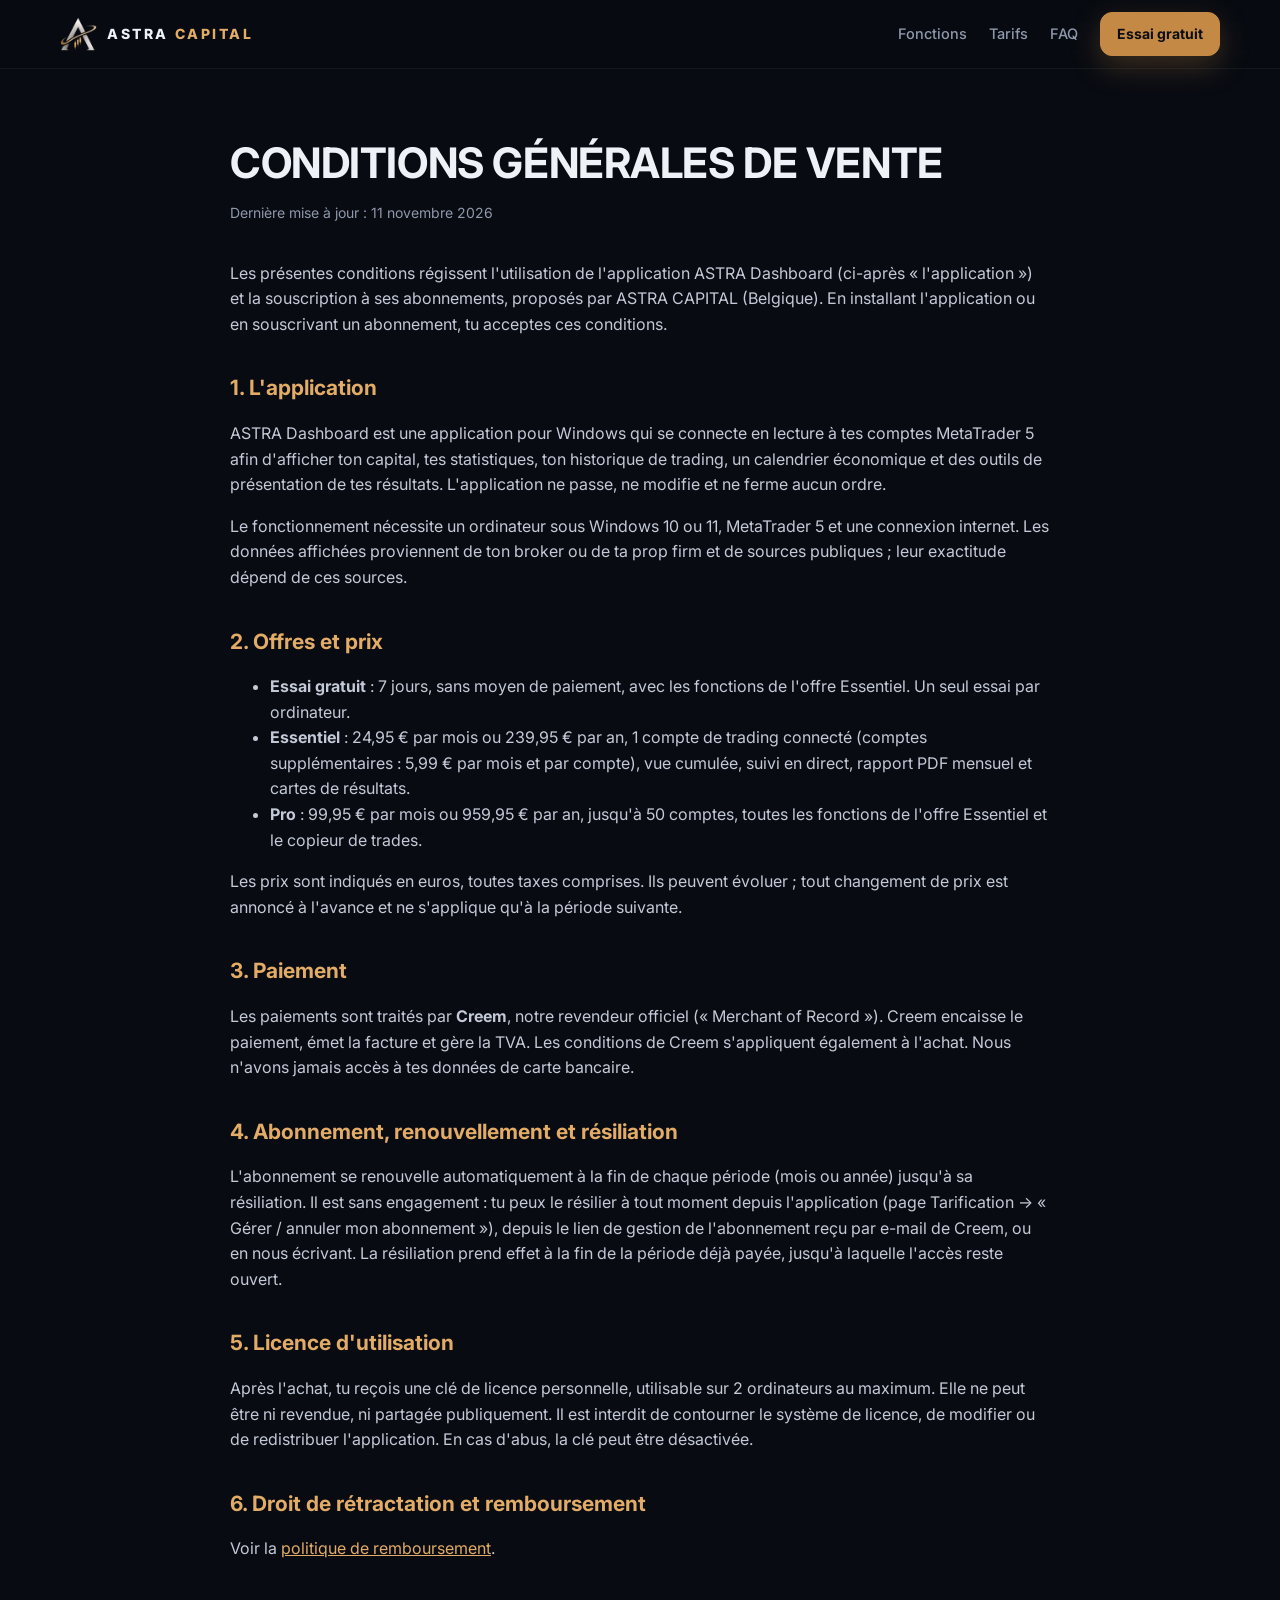
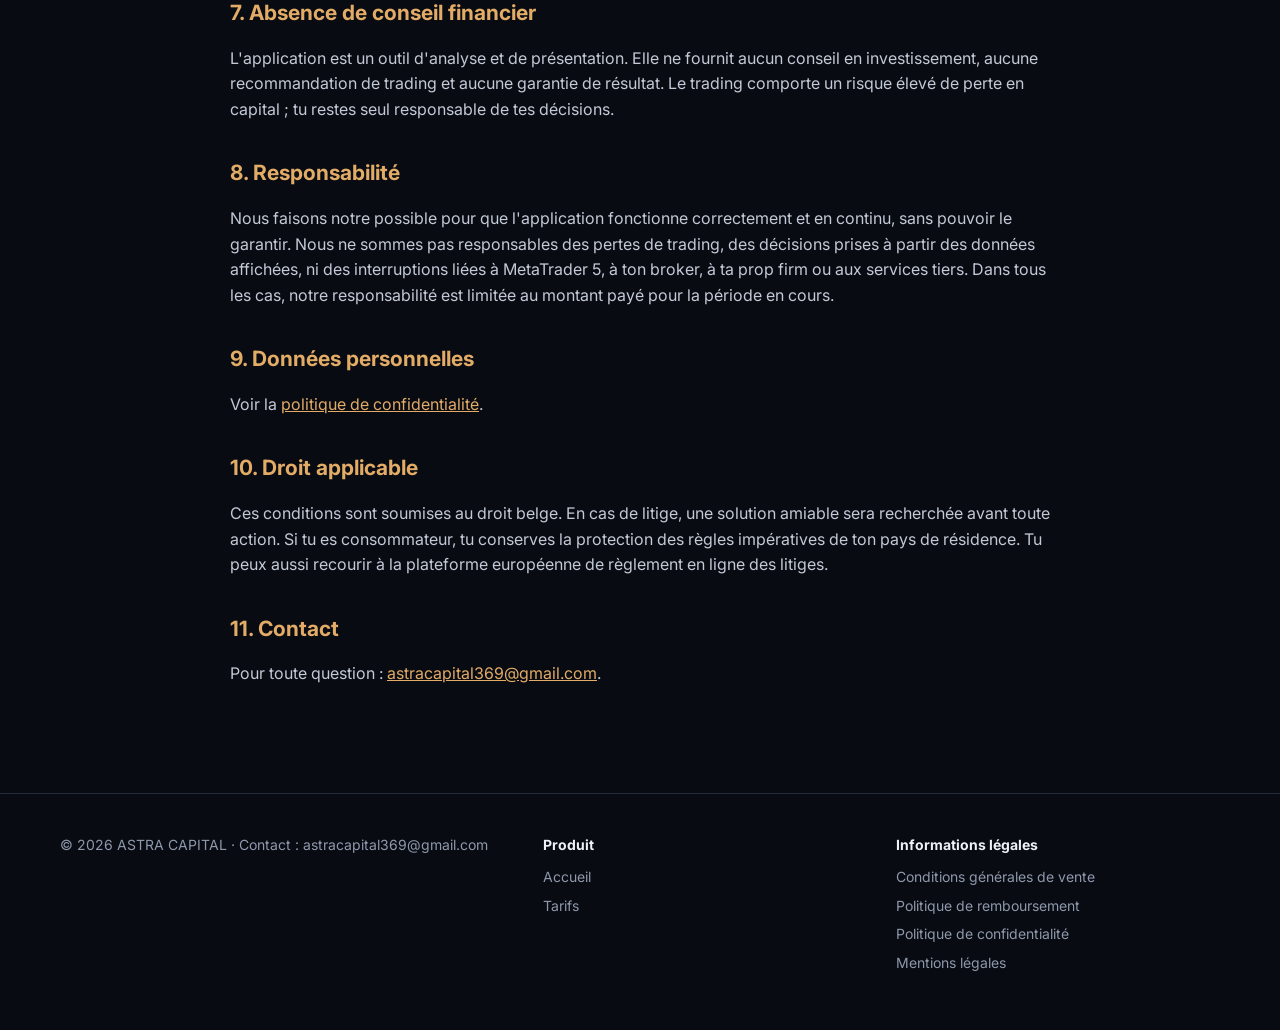
<file: conditions.html>
<!doctype html>
<html lang="fr"><head><meta charset="utf-8"><meta name="viewport" content="width=device-width, initial-scale=1">
<title>Conditions générales de vente · ASTRA Dashboard</title><link rel="icon" href="img/favicon.png">
<link rel="preconnect" href="https://fonts.googleapis.com"><link rel="preconnect" href="https://fonts.gstatic.com" crossorigin>
<link href="https://fonts.googleapis.com/css2?family=Inter:wght@400;500;600;700;800&display=swap" rel="stylesheet"><link rel="stylesheet" href="style.css?v=9"></head>
<body>
<header class="nav"><div class="wrap"><a class="brand" href="index.html"><img src="img/logo-emblem.png" alt=""><div>ASTRA <span>CAPITAL</span></div></a>
<nav onclick="document.body.classList.remove('menu-open')"><a href="index.html#fonctions">Fonctions</a><a href="index.html#tarifs">Tarifs</a><a href="index.html#faq">FAQ</a></nav><a class="btn primary" href="index.html#demarrer">Essai gratuit</a><button class="burger" type="button" aria-label="Menu" aria-expanded="false" onclick="const o=document.body.classList.toggle('menu-open');this.setAttribute('aria-expanded',o)"><span></span><span></span><span></span></button></div></header>
<main class="wrap"><article class="legal"><h1>Conditions générales de vente</h1><div class="upd">Dernière mise à jour : 11 novembre 2026</div>

<p>Les présentes conditions régissent l'utilisation de l'application ASTRA Dashboard (ci-après « l'application ») et la souscription à ses abonnements, proposés par ASTRA CAPITAL (Belgique). En installant l'application ou en souscrivant un abonnement, tu acceptes ces conditions.</p>
<h2>1. L'application</h2>
<p>ASTRA Dashboard est une application pour Windows qui se connecte en lecture à tes comptes MetaTrader 5 afin d'afficher ton capital, tes statistiques, ton historique de trading, un calendrier économique et des outils de présentation de tes résultats. L'application ne passe, ne modifie et ne ferme aucun ordre.</p>
<p>Le fonctionnement nécessite un ordinateur sous Windows 10 ou 11, MetaTrader 5 et une connexion internet. Les données affichées proviennent de ton broker ou de ta prop firm et de sources publiques ; leur exactitude dépend de ces sources.</p>
<h2>2. Offres et prix</h2>
<ul><li><b>Essai gratuit</b> : 7 jours, sans moyen de paiement, avec les fonctions de l'offre Essentiel. Un seul essai par ordinateur.</li>
<li><b>Essentiel</b> : 24,95 € par mois ou 239,95 € par an, 1 compte de trading connecté (comptes supplémentaires : 5,99 € par mois et par compte), vue cumulée, suivi en direct, rapport PDF mensuel et cartes de résultats.</li>
<li><b>Pro</b> : 99,95 € par mois ou 959,95 € par an, jusqu'à 50 comptes, toutes les fonctions de l'offre Essentiel et le copieur de trades.</li></ul>
<p>Les prix sont indiqués en euros, toutes taxes comprises. Ils peuvent évoluer ; tout changement de prix est annoncé à l'avance et ne s'applique qu'à la période suivante.</p>
<h2>3. Paiement</h2>
<p>Les paiements sont traités par <b>Creem</b>, notre revendeur officiel (« Merchant of Record »). Creem encaisse le paiement, émet la facture et gère la TVA. Les conditions de Creem s'appliquent également à l'achat. Nous n'avons jamais accès à tes données de carte bancaire.</p>
<h2>4. Abonnement, renouvellement et résiliation</h2>
<p>L'abonnement se renouvelle automatiquement à la fin de chaque période (mois ou année) jusqu'à sa résiliation. Il est sans engagement : tu peux le résilier à tout moment depuis l'application (page Tarification → « Gérer / annuler mon abonnement »), depuis le lien de gestion de l'abonnement reçu par e-mail de Creem, ou en nous écrivant. La résiliation prend effet à la fin de la période déjà payée, jusqu'à laquelle l'accès reste ouvert.</p>
<h2>5. Licence d'utilisation</h2>
<p>Après l'achat, tu reçois une clé de licence personnelle, utilisable sur 2 ordinateurs au maximum. Elle ne peut être ni revendue, ni partagée publiquement. Il est interdit de contourner le système de licence, de modifier ou de redistribuer l'application. En cas d'abus, la clé peut être désactivée.</p>
<h2>6. Droit de rétractation et remboursement</h2>
<p>Voir la <a href="remboursement.html">politique de remboursement</a>.</p>
<h2>7. Absence de conseil financier</h2>
<p>L'application est un outil d'analyse et de présentation. Elle ne fournit aucun conseil en investissement, aucune recommandation de trading et aucune garantie de résultat. Le trading comporte un risque élevé de perte en capital ; tu restes seul responsable de tes décisions.</p>
<h2>8. Responsabilité</h2>
<p>Nous faisons notre possible pour que l'application fonctionne correctement et en continu, sans pouvoir le garantir. Nous ne sommes pas responsables des pertes de trading, des décisions prises à partir des données affichées, ni des interruptions liées à MetaTrader 5, à ton broker, à ta prop firm ou aux services tiers. Dans tous les cas, notre responsabilité est limitée au montant payé pour la période en cours.</p>
<h2>9. Données personnelles</h2>
<p>Voir la <a href="confidentialite.html">politique de confidentialité</a>.</p>
<h2>10. Droit applicable</h2>
<p>Ces conditions sont soumises au droit belge. En cas de litige, une solution amiable sera recherchée avant toute action. Si tu es consommateur, tu conserves la protection des règles impératives de ton pays de résidence. Tu peux aussi recourir à la plateforme européenne de règlement en ligne des litiges.</p>
<h2>11. Contact</h2><p>Pour toute question : <a href="mailto:astracapital369@gmail.com">astracapital369@gmail.com</a>.</p>
</article></main>
<footer><div class="wrap"><div>© 2026 ASTRA CAPITAL · Contact : <a href="mailto:astracapital369@gmail.com" style="display:inline">astracapital369@gmail.com</a></div>
<div><b>Produit</b><a href="index.html">Accueil</a><a href="index.html#tarifs">Tarifs</a></div>
<div><b>Informations légales</b><a href="conditions.html">Conditions générales de vente</a><a href="remboursement.html">Politique de remboursement</a><a href="confidentialite.html">Politique de confidentialité</a><a href="mentions-legales.html">Mentions légales</a></div></div></footer>
</body></html>
</file>
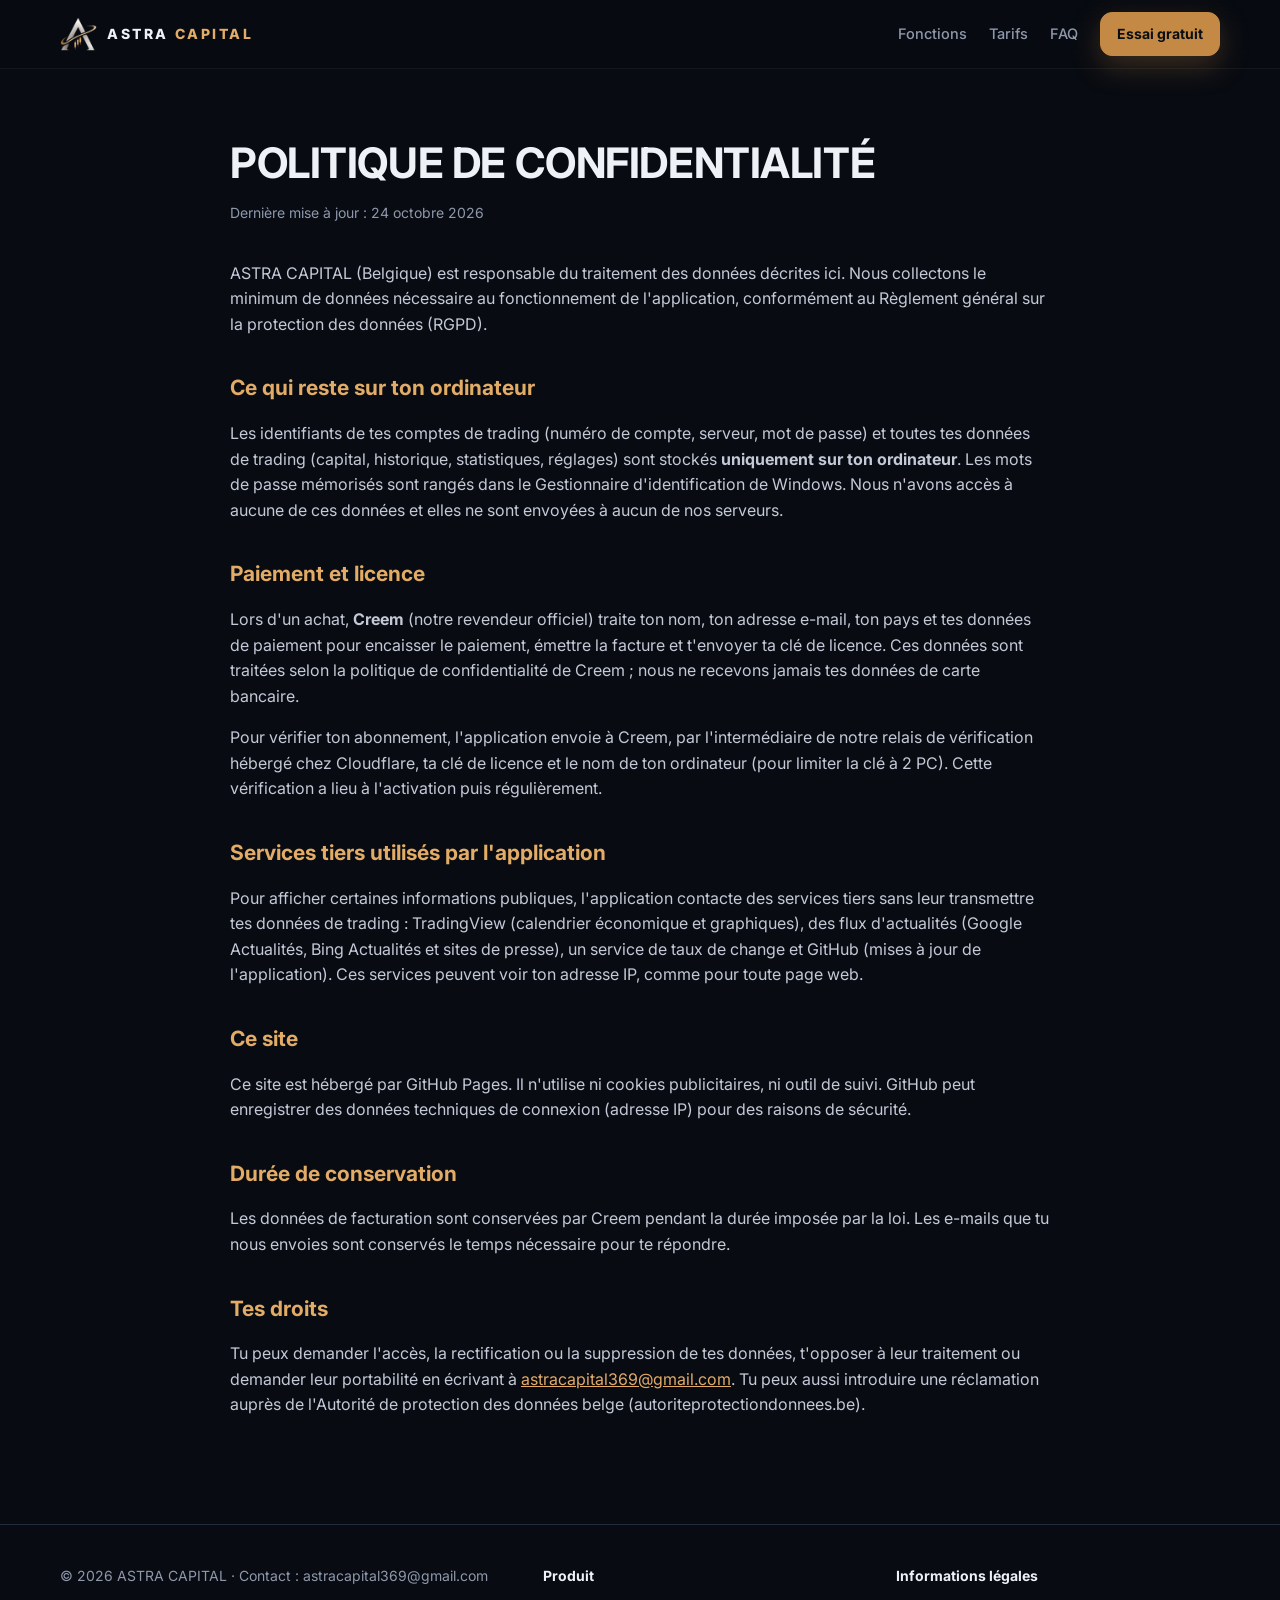
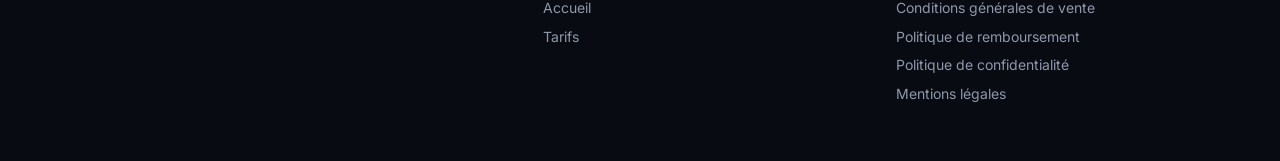
<file: confidentialite.html>
<!doctype html>
<html lang="fr"><head><meta charset="utf-8"><meta name="viewport" content="width=device-width, initial-scale=1">
<title>Politique de confidentialité · ASTRA Dashboard</title><link rel="icon" href="img/favicon.png">
<link rel="preconnect" href="https://fonts.googleapis.com"><link rel="preconnect" href="https://fonts.gstatic.com" crossorigin>
<link href="https://fonts.googleapis.com/css2?family=Inter:wght@400;500;600;700;800&display=swap" rel="stylesheet"><link rel="stylesheet" href="style.css?v=9"></head>
<body>
<header class="nav"><div class="wrap"><a class="brand" href="index.html"><img src="img/logo-emblem.png" alt=""><div>ASTRA <span>CAPITAL</span></div></a>
<nav onclick="document.body.classList.remove('menu-open')"><a href="index.html#fonctions">Fonctions</a><a href="index.html#tarifs">Tarifs</a><a href="index.html#faq">FAQ</a></nav><a class="btn primary" href="index.html#demarrer">Essai gratuit</a><button class="burger" type="button" aria-label="Menu" aria-expanded="false" onclick="const o=document.body.classList.toggle('menu-open');this.setAttribute('aria-expanded',o)"><span></span><span></span><span></span></button></div></header>
<main class="wrap"><article class="legal"><h1>Politique de confidentialité</h1><div class="upd">Dernière mise à jour : 24 octobre 2026</div>

<p>ASTRA CAPITAL (Belgique) est responsable du traitement des données décrites ici. Nous collectons le minimum de données nécessaire au fonctionnement de l'application, conformément au Règlement général sur la protection des données (RGPD).</p>
<h2>Ce qui reste sur ton ordinateur</h2>
<p>Les identifiants de tes comptes de trading (numéro de compte, serveur, mot de passe) et toutes tes données de trading (capital, historique, statistiques, réglages) sont stockés <b>uniquement sur ton ordinateur</b>. Les mots de passe mémorisés sont rangés dans le Gestionnaire d'identification de Windows. Nous n'avons accès à aucune de ces données et elles ne sont envoyées à aucun de nos serveurs.</p>
<h2>Paiement et licence</h2>
<p>Lors d'un achat, <b>Creem</b> (notre revendeur officiel) traite ton nom, ton adresse e-mail, ton pays et tes données de paiement pour encaisser le paiement, émettre la facture et t'envoyer ta clé de licence. Ces données sont traitées selon la politique de confidentialité de Creem ; nous ne recevons jamais tes données de carte bancaire.</p>
<p>Pour vérifier ton abonnement, l'application envoie à Creem, par l'intermédiaire de notre relais de vérification hébergé chez Cloudflare, ta clé de licence et le nom de ton ordinateur (pour limiter la clé à 2 PC). Cette vérification a lieu à l'activation puis régulièrement.</p>
<h2>Services tiers utilisés par l'application</h2>
<p>Pour afficher certaines informations publiques, l'application contacte des services tiers sans leur transmettre tes données de trading : TradingView (calendrier économique et graphiques), des flux d'actualités (Google Actualités, Bing Actualités et sites de presse), un service de taux de change et GitHub (mises à jour de l'application). Ces services peuvent voir ton adresse IP, comme pour toute page web.</p>
<h2>Ce site</h2>
<p>Ce site est hébergé par GitHub Pages. Il n'utilise ni cookies publicitaires, ni outil de suivi. GitHub peut enregistrer des données techniques de connexion (adresse IP) pour des raisons de sécurité.</p>
<h2>Durée de conservation</h2>
<p>Les données de facturation sont conservées par Creem pendant la durée imposée par la loi. Les e-mails que tu nous envoies sont conservés le temps nécessaire pour te répondre.</p>
<h2>Tes droits</h2>
<p>Tu peux demander l'accès, la rectification ou la suppression de tes données, t'opposer à leur traitement ou demander leur portabilité en écrivant à <a href="mailto:astracapital369@gmail.com">astracapital369@gmail.com</a>. Tu peux aussi introduire une réclamation auprès de l'Autorité de protection des données belge (autoriteprotectiondonnees.be).</p>
</article></main>
<footer><div class="wrap"><div>© 2026 ASTRA CAPITAL · Contact : <a href="mailto:astracapital369@gmail.com" style="display:inline">astracapital369@gmail.com</a></div>
<div><b>Produit</b><a href="index.html">Accueil</a><a href="index.html#tarifs">Tarifs</a></div>
<div><b>Informations légales</b><a href="conditions.html">Conditions générales de vente</a><a href="remboursement.html">Politique de remboursement</a><a href="confidentialite.html">Politique de confidentialité</a><a href="mentions-legales.html">Mentions légales</a></div></div></footer>
</body></html>
</file>
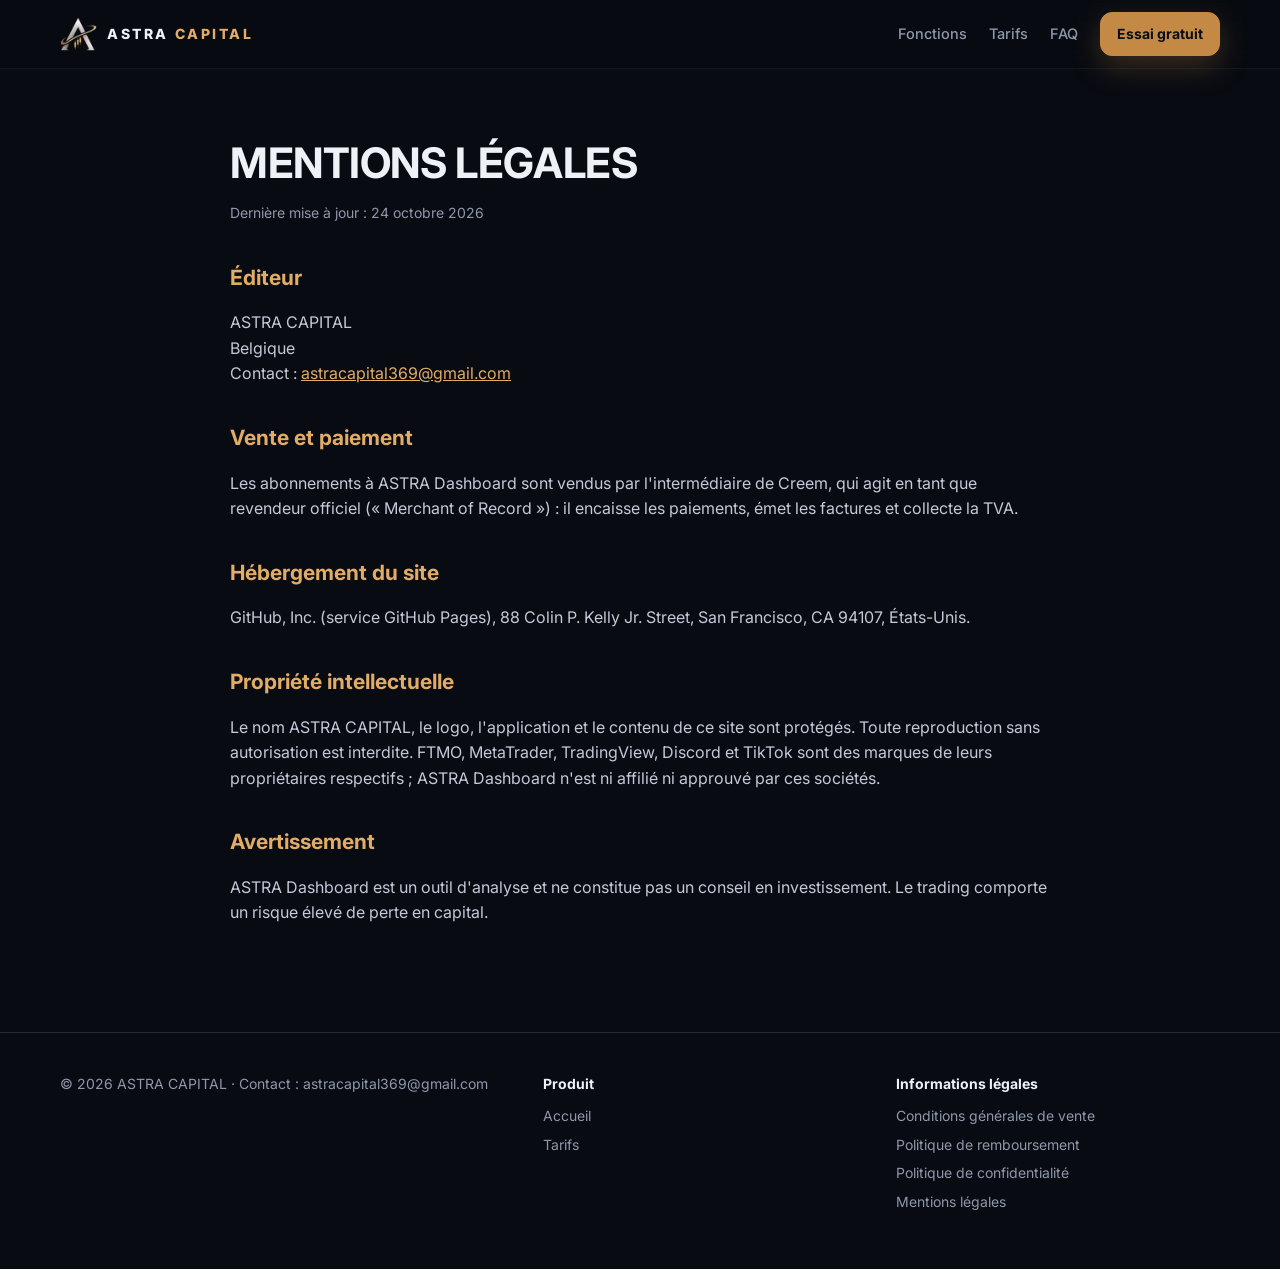
<file: mentions-legales.html>
<!doctype html>
<html lang="fr"><head><meta charset="utf-8"><meta name="viewport" content="width=device-width, initial-scale=1">
<title>Mentions légales · ASTRA Dashboard</title><link rel="icon" href="img/favicon.png">
<link rel="preconnect" href="https://fonts.googleapis.com"><link rel="preconnect" href="https://fonts.gstatic.com" crossorigin>
<link href="https://fonts.googleapis.com/css2?family=Inter:wght@400;500;600;700;800&display=swap" rel="stylesheet"><link rel="stylesheet" href="style.css?v=9"></head>
<body>
<header class="nav"><div class="wrap"><a class="brand" href="index.html"><img src="img/logo-emblem.png" alt=""><div>ASTRA <span>CAPITAL</span></div></a>
<nav onclick="document.body.classList.remove('menu-open')"><a href="index.html#fonctions">Fonctions</a><a href="index.html#tarifs">Tarifs</a><a href="index.html#faq">FAQ</a></nav><a class="btn primary" href="index.html#demarrer">Essai gratuit</a><button class="burger" type="button" aria-label="Menu" aria-expanded="false" onclick="const o=document.body.classList.toggle('menu-open');this.setAttribute('aria-expanded',o)"><span></span><span></span><span></span></button></div></header>
<main class="wrap"><article class="legal"><h1>Mentions légales</h1><div class="upd">Dernière mise à jour : 24 octobre 2026</div>

<h2>Éditeur</h2>
<p>ASTRA CAPITAL<br>Belgique<br>Contact : <a href="mailto:astracapital369@gmail.com">astracapital369@gmail.com</a></p>
<h2>Vente et paiement</h2>
<p>Les abonnements à ASTRA Dashboard sont vendus par l'intermédiaire de Creem, qui agit en tant que revendeur officiel (« Merchant of Record ») : il encaisse les paiements, émet les factures et collecte la TVA.</p>
<h2>Hébergement du site</h2>
<p>GitHub, Inc. (service GitHub Pages), 88 Colin P. Kelly Jr. Street, San Francisco, CA 94107, États-Unis.</p>
<h2>Propriété intellectuelle</h2>
<p>Le nom ASTRA CAPITAL, le logo, l'application et le contenu de ce site sont protégés. Toute reproduction sans autorisation est interdite. FTMO, MetaTrader, TradingView, Discord et TikTok sont des marques de leurs propriétaires respectifs ; ASTRA Dashboard n'est ni affilié ni approuvé par ces sociétés.</p>
<h2>Avertissement</h2>
<p>ASTRA Dashboard est un outil d'analyse et ne constitue pas un conseil en investissement. Le trading comporte un risque élevé de perte en capital.</p>
</article></main>
<footer><div class="wrap"><div>© 2026 ASTRA CAPITAL · Contact : <a href="mailto:astracapital369@gmail.com" style="display:inline">astracapital369@gmail.com</a></div>
<div><b>Produit</b><a href="index.html">Accueil</a><a href="index.html#tarifs">Tarifs</a></div>
<div><b>Informations légales</b><a href="conditions.html">Conditions générales de vente</a><a href="remboursement.html">Politique de remboursement</a><a href="confidentialite.html">Politique de confidentialité</a><a href="mentions-legales.html">Mentions légales</a></div></div></footer>
</body></html>
</file>
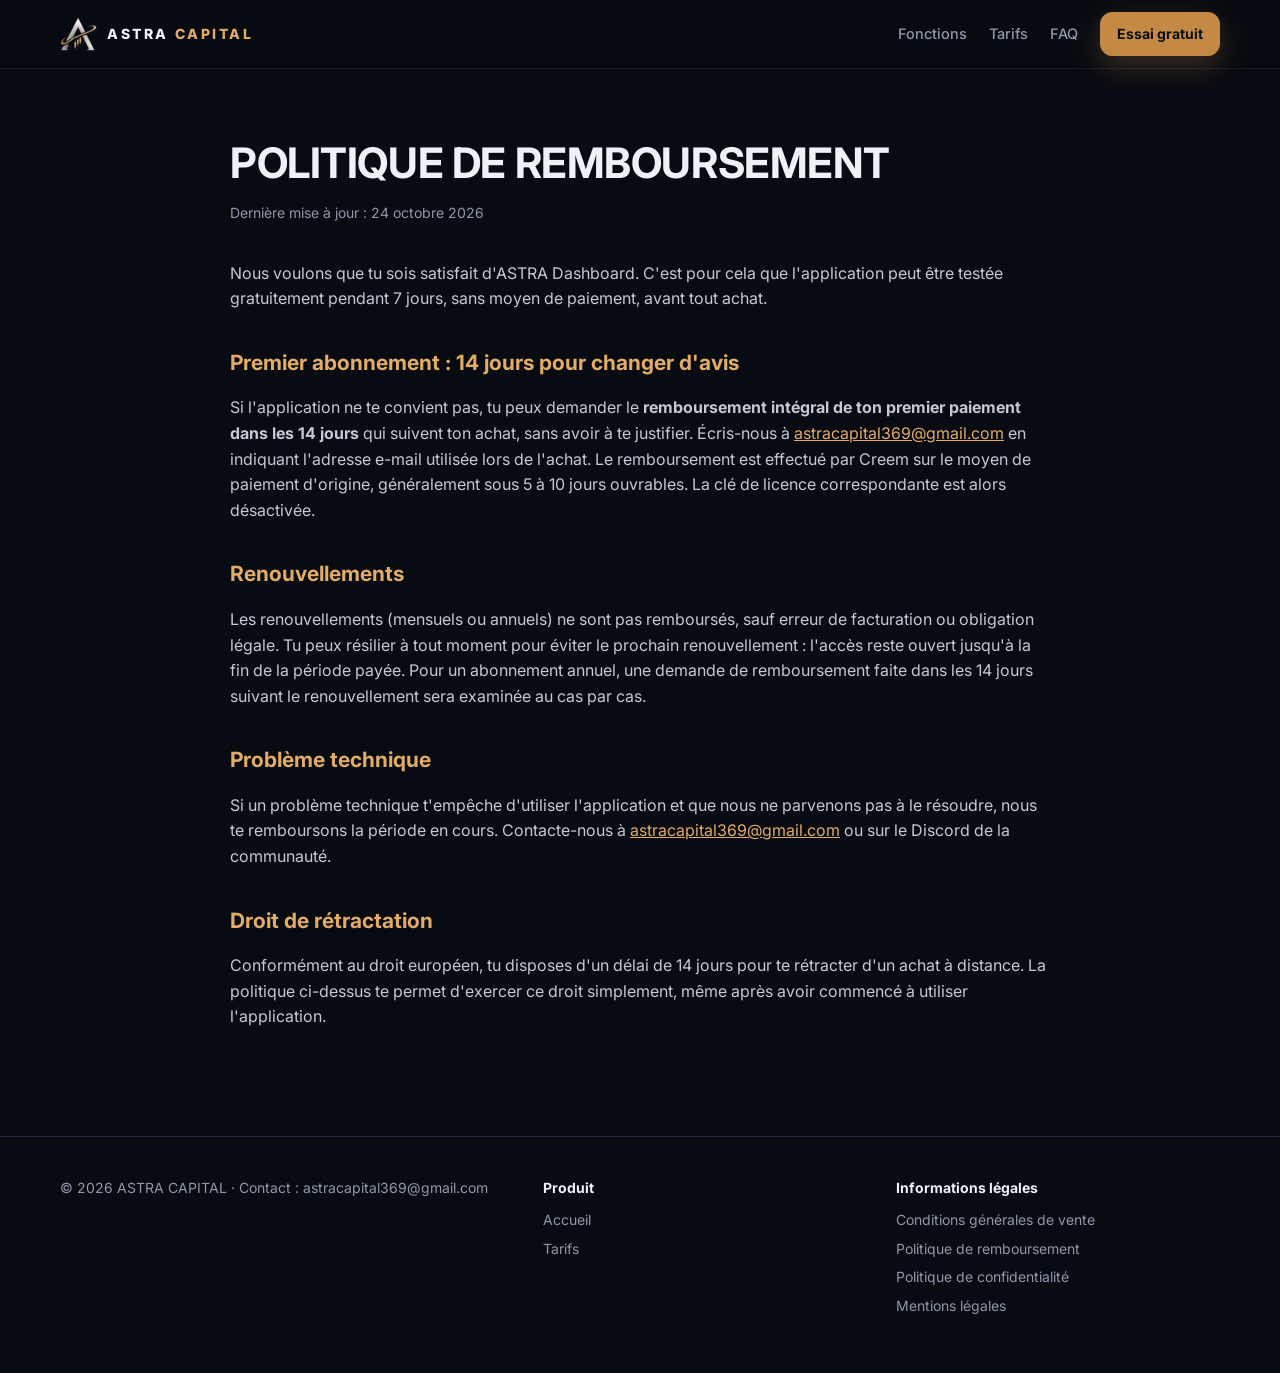
<file: remboursement.html>
<!doctype html>
<html lang="fr"><head><meta charset="utf-8"><meta name="viewport" content="width=device-width, initial-scale=1">
<title>Politique de remboursement · ASTRA Dashboard</title><link rel="icon" href="img/favicon.png">
<link rel="preconnect" href="https://fonts.googleapis.com"><link rel="preconnect" href="https://fonts.gstatic.com" crossorigin>
<link href="https://fonts.googleapis.com/css2?family=Inter:wght@400;500;600;700;800&display=swap" rel="stylesheet"><link rel="stylesheet" href="style.css?v=9"></head>
<body>
<header class="nav"><div class="wrap"><a class="brand" href="index.html"><img src="img/logo-emblem.png" alt=""><div>ASTRA <span>CAPITAL</span></div></a>
<nav onclick="document.body.classList.remove('menu-open')"><a href="index.html#fonctions">Fonctions</a><a href="index.html#tarifs">Tarifs</a><a href="index.html#faq">FAQ</a></nav><a class="btn primary" href="index.html#demarrer">Essai gratuit</a><button class="burger" type="button" aria-label="Menu" aria-expanded="false" onclick="const o=document.body.classList.toggle('menu-open');this.setAttribute('aria-expanded',o)"><span></span><span></span><span></span></button></div></header>
<main class="wrap"><article class="legal"><h1>Politique de remboursement</h1><div class="upd">Dernière mise à jour : 24 octobre 2026</div>

<p>Nous voulons que tu sois satisfait d'ASTRA Dashboard. C'est pour cela que l'application peut être testée gratuitement pendant 7 jours, sans moyen de paiement, avant tout achat.</p>
<h2>Premier abonnement : 14 jours pour changer d'avis</h2>
<p>Si l'application ne te convient pas, tu peux demander le <b>remboursement intégral de ton premier paiement dans les 14 jours</b> qui suivent ton achat, sans avoir à te justifier. Écris-nous à <a href="mailto:astracapital369@gmail.com">astracapital369@gmail.com</a> en indiquant l'adresse e-mail utilisée lors de l'achat. Le remboursement est effectué par Creem sur le moyen de paiement d'origine, généralement sous 5 à 10 jours ouvrables. La clé de licence correspondante est alors désactivée.</p>
<h2>Renouvellements</h2>
<p>Les renouvellements (mensuels ou annuels) ne sont pas remboursés, sauf erreur de facturation ou obligation légale. Tu peux résilier à tout moment pour éviter le prochain renouvellement : l'accès reste ouvert jusqu'à la fin de la période payée. Pour un abonnement annuel, une demande de remboursement faite dans les 14 jours suivant le renouvellement sera examinée au cas par cas.</p>
<h2>Problème technique</h2>
<p>Si un problème technique t'empêche d'utiliser l'application et que nous ne parvenons pas à le résoudre, nous te remboursons la période en cours. Contacte-nous à <a href="mailto:astracapital369@gmail.com">astracapital369@gmail.com</a> ou sur le Discord de la communauté.</p>
<h2>Droit de rétractation</h2>
<p>Conformément au droit européen, tu disposes d'un délai de 14 jours pour te rétracter d'un achat à distance. La politique ci-dessus te permet d'exercer ce droit simplement, même après avoir commencé à utiliser l'application.</p>
</article></main>
<footer><div class="wrap"><div>© 2026 ASTRA CAPITAL · Contact : <a href="mailto:astracapital369@gmail.com" style="display:inline">astracapital369@gmail.com</a></div>
<div><b>Produit</b><a href="index.html">Accueil</a><a href="index.html#tarifs">Tarifs</a></div>
<div><b>Informations légales</b><a href="conditions.html">Conditions générales de vente</a><a href="remboursement.html">Politique de remboursement</a><a href="confidentialite.html">Politique de confidentialité</a><a href="mentions-legales.html">Mentions légales</a></div></div></footer>
</body></html>
</file>
<file: style.css>
:root {
  --bg: #080b12; --bg2: #0d121c; --panel: #121826; --panel2: #171e2e; --line: #232c3e;
  --fg: #eef1f6; --muted: #8f98ab; --gold: #c48a45; --gold2: #e2ab66; --gold-soft: rgba(196,138,69,.13);
  --win: #22c55e; --loss: #ef4444; --r: 18px;
}
* { box-sizing: border-box; }
html { scroll-behavior: smooth; }
body { margin: 0; background: var(--bg); color: var(--fg); font: 16px/1.6 "Inter", "Segoe UI", system-ui, -apple-system, sans-serif; -webkit-font-smoothing: antialiased; }
a { color: inherit; }
img { max-width: 100%; height: auto; display: block; }
.wrap { width: min(1160px, 100% - 32px); margin: 0 auto; }
.gold { color: var(--gold2); }
.btn { display: inline-flex; align-items: center; justify-content: center; gap: 10px; padding: 14px 24px; border-radius: 12px; font-weight: 700; font-size: 15.5px;
  text-decoration: none; border: 1px solid var(--line); background: var(--panel2); color: var(--fg); cursor: pointer; transition: transform .15s, border-color .15s, box-shadow .15s; }
.btn:hover { transform: translateY(-1px); border-color: rgba(196,138,69,.6); }
.btn.primary { background: var(--gold); border-color: var(--gold); color: #0a0d14; box-shadow: 0 10px 30px rgba(196,138,69,.28); }
.btn.primary:hover { box-shadow: 0 14px 40px rgba(196,138,69,.4); }
.btn[aria-disabled="true"] { opacity: .55; pointer-events: none; }
.btn img { width: 20px; height: 20px; }

/* navigation */
.nav { position: sticky; top: 0; z-index: 20; background: rgba(8,11,18,.82); backdrop-filter: blur(14px); border-bottom: 1px solid rgba(255,255,255,.05); }
.nav .wrap { display: flex; align-items: center; gap: 22px; height: 68px; }
.brand { display: flex; align-items: center; gap: 10px; text-decoration: none; font-weight: 800; letter-spacing: .18em; font-size: 14px; }
.brand img { height: 34px; }
.brand span { color: var(--gold2); }
.nav nav { display: flex; gap: 22px; margin-left: auto; }
.nav nav a { text-decoration: none; color: var(--muted); font-size: 14.5px; font-weight: 500; }
.nav nav a:hover { color: var(--fg); }
.nav .btn { padding: 10px 16px; font-size: 14px; }

/* héros */
.hero { position: relative; padding: 72px 0 40px; overflow: hidden; }
.hero::before { content: ''; position: absolute; inset: -20% -10% auto; height: 760px; background: radial-gradient(closest-side, rgba(196,138,69,.22), transparent 70%); pointer-events: none; }
.hero .wrap { position: relative; text-align: center; }
.pill { display: inline-flex; gap: 8px; align-items: center; padding: 7px 14px; border-radius: 999px; border: 1px solid rgba(196,138,69,.5); background: var(--gold-soft);
  color: var(--gold2); font-size: 13px; font-weight: 700; letter-spacing: .04em; }
.hero h1 { font-size: clamp(38px, 6.2vw, 72px); line-height: 1.04; letter-spacing: -.035em; margin: 8px auto 18px; max-width: 900px; font-weight: 850; }
.hero p.lead { font-size: clamp(16px, 2vw, 19px); color: var(--muted); max-width: 720px; margin: 0 auto 30px; }
.hero .ctas { display: flex; gap: 12px; justify-content: center; flex-wrap: wrap; }
.hero .note { color: var(--muted); font-size: 13px; margin-top: 14px; }
.shot { margin: 54px auto 0; max-width: 1100px; border-radius: 20px; border: 1px solid rgba(196,138,69,.45); background: var(--panel); overflow: hidden;
  box-shadow: 0 50px 120px rgba(0,0,0,.65), 0 0 0 8px rgba(255,255,255,.025); }
.shot .bar { display: flex; gap: 7px; padding: 12px 16px; border-bottom: 1px solid var(--line); background: var(--panel2); }
.shot .bar i { width: 11px; height: 11px; border-radius: 50%; background: #2a3346; }
.demo { color: #5c6578; font-size: 12.5px; text-align: center; margin-top: 12px; }

/* bandeau d'arguments */
.strip { border-top: 1px solid rgba(255,255,255,.05); border-bottom: 1px solid rgba(255,255,255,.05); background: var(--bg2); }
.strip .wrap { display: flex; justify-content: center; gap: 14px 40px; flex-wrap: wrap; padding: 22px 0; color: var(--muted); font-size: 14.5px; }
.strip b { color: var(--fg); }

/* sections */
section { padding: 96px 0; scroll-margin-top: 70px; }
.plan { scroll-margin-top: 90px; }
.sec-head { text-align: center; max-width: 720px; margin: 0 auto 56px; }
.kicker { color: var(--gold2); font-weight: 800; letter-spacing: .16em; font-size: 12.5px; text-transform: uppercase; }
.sec-head h2, .feat h3 { letter-spacing: -.025em; }
.sec-head h2 { font-size: clamp(30px, 4.2vw, 46px); line-height: 1.1; margin: 12px 0 14px; }
.sec-head p { color: var(--muted); margin: 0; font-size: 17px; }

.feat { display: grid; grid-template-columns: 1fr 1.25fr; gap: 64px; align-items: center; margin-bottom: 120px; }
.feat:last-child { margin-bottom: 0; }
.feat.rev { grid-template-columns: 1.25fr 1fr; }
.feat.rev .txt { order: 2; }
.feat .num { font-weight: 850; color: var(--gold); font-size: 15px; letter-spacing: .12em; }
.feat h3 { font-size: clamp(28px, 3.4vw, 40px); line-height: 1.1; margin: 10px 0 16px; }
.feat p { color: var(--muted); font-size: 16.5px; margin: 0 0 18px; }
.feat ul { list-style: none; padding: 0; margin: 0; display: grid; gap: 10px; }
.feat li { display: flex; gap: 10px; font-size: 15.5px; }
.feat li::before { content: '✓'; flex: none; width: 21px; height: 21px; border-radius: 50%; background: var(--gold-soft); color: var(--gold2); font-size: 12px; font-weight: 800; display: grid; place-items: center; margin-top: 2px; }
.tag-pro { display: inline-block; margin-left: 6px; font-size: 11px; font-weight: 800; letter-spacing: .06em; color: #0a0d14; background: var(--gold); border-radius: 6px; padding: 1px 6px; vertical-align: 2px; }
.vis { position: relative; }
.frame { border-radius: 16px; border: 1px solid rgba(196,138,69,.4); overflow: hidden; background: var(--panel); box-shadow: 0 30px 80px rgba(0,0,0,.55); }
.frame + .frame { margin-top: 16px; }
.over { position: absolute; right: -18px; bottom: -40px; width: 42%; border-radius: 14px; border: 1px solid rgba(196,138,69,.55); box-shadow: 0 30px 70px rgba(0,0,0,.7); overflow: hidden; }
.over.paper { width: 46%; border-color: rgba(0,0,0,.2); transform: rotate(4deg); }
.cards { display: flex; justify-content: center; align-items: center; gap: 0; }
.cards img { border-radius: 16px; box-shadow: 0 30px 70px rgba(0,0,0,.65); }
.cards .c1 { width: 30%; transform: rotate(-8deg) translateX(18%); }
.cards .c2 { width: 40%; position: relative; z-index: 2; }
.cards .c3 { width: 30%; transform: rotate(8deg) translateX(-18%); }

.more { display: grid; grid-template-columns: repeat(3, 1fr); gap: 16px; }
.more div { background: var(--panel); border: 1px solid var(--line); border-radius: var(--r); padding: 24px; }
.more b { display: block; font-size: 17px; margin-bottom: 6px; }
.more span { color: var(--muted); font-size: 14.5px; }
.more i { font-style: normal; display: inline-grid; place-items: center; width: 38px; height: 38px; border-radius: 10px; background: var(--gold-soft); color: var(--gold2); font-weight: 800; margin-bottom: 14px; }

/* tarifs */
#tarifs { background: linear-gradient(180deg, var(--bg), var(--bg2)); }
.billing { display: flex; justify-content: center; margin: -24px 0 40px; }
.seg { display: inline-flex; background: var(--panel2); border: 1px solid var(--line); border-radius: 13px; padding: 4px; }
.seg button { background: none; border: none; color: var(--muted); padding: 10px 22px; border-radius: 9px; font: inherit; font-size: 14.5px; font-weight: 600; cursor: pointer; display: inline-flex; gap: 8px; align-items: center; }
.seg button.on { background: var(--gold-soft); color: var(--gold2); }
.save { background: var(--win); color: #06210f; font-size: 11.5px; font-weight: 800; padding: 2px 7px; border-radius: 999px; }
.plans { display: grid; grid-template-columns: repeat(3, 1fr); gap: 20px; align-items: stretch; }
.plan { cursor: pointer; transition: border-color .15s, background .15s, transform .15s; -webkit-tap-highlight-color: transparent;
  position: relative; background: var(--panel); border: 1px solid var(--line); border-radius: 20px; padding: 30px 28px 26px; display: flex; flex-direction: column; }
.plan:not(.best):hover { border-color: rgba(196,138,69,.4); transform: translateY(-2px); }
.plan:focus-visible { outline: 2px solid var(--gold); outline-offset: 3px; }
.plan.best { border-color: rgba(196,138,69,.75); background: linear-gradient(180deg, rgba(196,138,69,.10), var(--panel) 45%); box-shadow: 0 20px 60px rgba(196,138,69,.12); }
.badge { position: absolute; top: -12px; left: 50%; transform: translateX(-50%); background: var(--gold); color: #0a0d14; font-size: 11.5px; font-weight: 800; letter-spacing: .06em; padding: 5px 12px; border-radius: 999px; white-space: nowrap; }
.plan h3 { margin: 0; font-size: 21px; }
.plan .acc { color: var(--gold2); font-size: 14px; font-weight: 600; margin-top: 3px; }
.price { display: flex; align-items: baseline; gap: 8px; margin: 20px 0 2px; flex-wrap: wrap; }
.price b { font-size: 46px; font-weight: 850; letter-spacing: -.03em; }
.price s { color: var(--muted); font-size: 18px; font-weight: 600; }
.price span { color: var(--muted); font-size: 14px; }
.bill { color: var(--muted); font-size: 13.5px; min-height: 22px; }
.bill b { color: var(--win); }
.plan ul { list-style: none; padding: 0; margin: 20px 0 26px; display: grid; gap: 11px; flex: 1; align-content: start; }
.plan li { display: flex; gap: 10px; font-size: 14.5px; line-height: 1.4; }
.plan li::before { content: '✓'; flex: none; width: 19px; height: 19px; border-radius: 50%; background: var(--gold-soft); color: var(--gold2); font-size: 11px; font-weight: 800; display: grid; place-items: center; margin-top: 1px; }
.plan li.no { color: #6b7488; text-decoration: line-through; text-decoration-color: rgba(138,147,166,.5); }
.plan li.no::before { content: '✕'; background: rgba(138,147,166,.12); color: #6b7487; font-size: 10px; }
.plan .btn { width: 100%; }
.trust { display: flex; justify-content: center; gap: 12px 30px; flex-wrap: wrap; color: var(--muted); font-size: 14px; margin-top: 30px; }
.trust b { color: var(--fg); }

/* étapes */
.steps { display: grid; grid-template-columns: repeat(3, 1fr); gap: 18px; counter-reset: s; }
.steps div { background: var(--panel); border: 1px solid var(--line); border-radius: var(--r); padding: 28px; counter-increment: s; }
.steps div::before { content: counter(s); display: grid; place-items: center; width: 42px; height: 42px; border-radius: 50%; background: var(--gold); color: #0a0d14; font-weight: 850; font-size: 18px; margin-bottom: 16px; }
.steps b { display: block; font-size: 18px; margin-bottom: 6px; }
.steps span { color: var(--muted); font-size: 15px; }
.dl { margin-top: 26px; display: flex; flex-direction: column; align-items: center; text-align: center; gap: 18px; background: var(--panel); border: 1px solid rgba(196,138,69,.45); border-radius: 20px; padding: 26px 30px; }
.dl h3 { margin: 0 0 4px; font-size: 22px; }
.dl p { margin: 0; color: var(--muted); font-size: 14.5px; }

/* FAQ */
.faq { max-width: 820px; margin: 0 auto; display: grid; gap: 10px; }
.faq details { background: var(--panel); border: 1px solid var(--line); border-radius: 14px; padding: 4px 22px; }
.faq summary { cursor: pointer; list-style: none; padding: 16px 0; font-weight: 650; font-size: 16.5px; display: flex; justify-content: space-between; gap: 16px; }
.faq summary::-webkit-details-marker { display: none; }
.faq summary::after { content: '+'; color: var(--gold2); font-size: 22px; line-height: 1; }
.faq details[open] summary::after { content: '−'; }
.faq details p { margin: 0 0 18px; color: var(--muted); }

/* communauté + pied */
.community { text-align: center; }
.community .row { display: flex; gap: 12px; justify-content: center; flex-wrap: wrap; margin-top: 26px; }
footer { border-top: 1px solid var(--line); padding: 40px 0 50px; color: var(--muted); font-size: 14px; }
footer .wrap { display: grid; grid-template-columns: 1.4fr 1fr 1fr; gap: 30px; }
footer b { color: var(--fg); display: block; margin-bottom: 10px; }
footer a { display: block; text-decoration: none; margin: 6px 0; }
footer a:hover { color: var(--fg); }
footer .risk { grid-column: 1 / -1; font-size: 12.5px; color: #677084; border-top: 1px solid var(--line); padding-top: 22px; }

/* pages légales */
.legal { max-width: 820px; margin: 0 auto; padding: 60px 0 90px; }
.legal h1 { font-size: clamp(30px, 4vw, 42px); letter-spacing: -.02em; margin: 0 0 6px; }
.legal .upd { color: var(--muted); font-size: 14px; margin-bottom: 36px; }
.legal h2 { font-size: 21px; margin: 34px 0 10px; color: var(--gold2); }
.legal p, .legal li { color: #c3c9d6; }
.legal a { color: var(--gold2); }

@media (max-width: 980px) {
  .feat, .feat.rev { grid-template-columns: 1fr; gap: 34px; margin-bottom: 90px; }
  .feat.rev .txt { order: 0; }
  .plans, .more, .steps { grid-template-columns: 1fr; }
  .plans { max-width: 480px; margin: 0 auto; }
  footer .wrap { grid-template-columns: 1fr; }
  .over { right: 0; bottom: -24px; }
}
.burger { display: none; -webkit-appearance: none; appearance: none; flex: none; width: 44px; height: 44px; border-radius: 11px; border: 1px solid var(--line); background: var(--panel2); padding: 0 11px; color: var(--fg);
  flex-direction: column; justify-content: center; gap: 5px; cursor: pointer; }
.burger span { display: block; width: 100%; height: 2px; border-radius: 2px; background: var(--fg); transition: transform .2s, opacity .2s; }
@media (max-width: 720px) {
  .burger { display: flex; }
  .nav .wrap { gap: 10px; }
  .nav nav { display: none; position: absolute; top: 68px; left: 0; right: 0; flex-direction: column; gap: 0; margin: 0; padding: 8px 16px 16px;
    background: #080b12; border-bottom: 1px solid var(--line); box-shadow: 0 30px 60px rgba(0,0,0,.7); }
  .nav nav a { padding: 14px 6px; font-size: 17px; font-weight: 600; color: var(--fg); border-bottom: 1px solid rgba(255,255,255,.06); }
  .nav nav a:last-child { border-bottom: none; }
  body.menu-open .nav nav { display: flex; }
  body.menu-open .burger span:nth-child(1) { transform: translateY(7px) rotate(45deg); }
  body.menu-open .burger span:nth-child(2) { opacity: 0; }
  body.menu-open .burger span:nth-child(3) { transform: translateY(-7px) rotate(-45deg); }
  .nav .btn { margin-left: auto; white-space: nowrap; padding: 10px 14px; font-size: 13.5px; }
  .brand { letter-spacing: .12em; font-size: 13px; white-space: nowrap; gap: 8px; }
  .brand img { height: 30px; }
  section { padding: 70px 0; }
  .hero { padding-top: 48px; }
}

.btn .win { width: 18px; height: 18px; flex: none; }
.win-link { display: flex !important; align-items: center; gap: 7px; }
.win-link .win { width: 13px; height: 13px; flex: none; }
/* titres en majuscules */
.hero h1, .sec-head h2, .feat h3, .dl h3, .legal h1 { text-transform: uppercase; letter-spacing: -.01em; }
.hero h1 { font-size: clamp(32px, 5.4vw, 64px); line-height: 1.06; }
.sec-head h2 { font-size: clamp(26px, 3.6vw, 40px); }
.feat h3 { font-size: clamp(24px, 2.9vw, 34px); }
.hero-fonctions { margin: 64px auto 30px; }
@media (max-width: 720px) { .hero-fonctions { margin: 46px auto 24px; } }
/* moins d'espace au-dessus des rubriques Tarifs et Démarrer */
#tarifs, #demarrer { padding-top: 44px; }
section:has(+ #tarifs), #tarifs { padding-bottom: 48px; }
@media (max-width: 720px) { #tarifs, #demarrer { padding-top: 30px; } section:has(+ #tarifs), #tarifs { padding-bottom: 36px; } }
</file>
